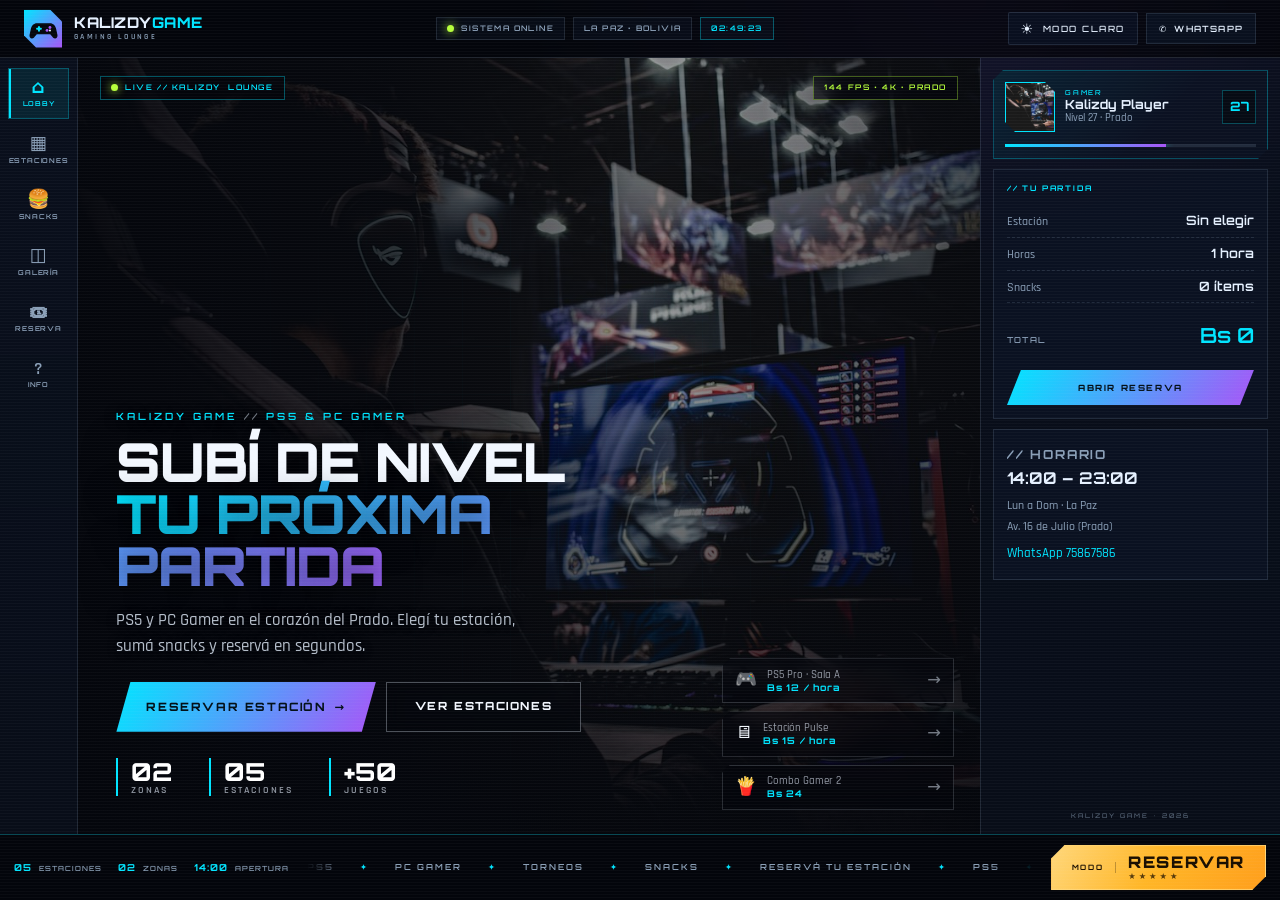
<file: Juegosgamer/index.html>
<!DOCTYPE html>
<html lang="es">
<head>
  <meta charset="UTF-8">
  <meta name="viewport" content="width=device-width, initial-scale=1.0">
  <title>Kalizdy Game | PS5 &amp; PC Gamer</title>
  <meta name="description" content="Kalizdy Game: PS5 y PC Gamer en el Prado, La Paz. Reservá tu estación y sumá snacks.">

  <link rel="preconnect" href="https://fonts.googleapis.com">
  <link rel="preconnect" href="https://fonts.gstatic.com" crossorigin>
  <link href="https://fonts.googleapis.com/css2?family=Orbitron:wght@500;600;700;800;900&family=Rajdhani:wght@400;500;600;700&display=swap" rel="stylesheet">

  <!-- Estructura: index.html + styles.css + script.js -->
  <link rel="stylesheet" href="styles.css">
</head>
<body>

  <div class="lobby">

    <!-- ================= TOP BAR ================= -->
    <header class="lobby-top">
      <a class="brand lobby-brand" href="#" id="brandHome" aria-label="Kalizdy Game - Lobby">
        <span class="brand__mark" aria-hidden="true">
          <svg viewBox="0 0 48 48" width="48" height="48" role="img">
            <path d="M14 16h20c5 0 8.6 3.8 9.6 8.7l2 9.4c.9 4.2-3.4 7.2-6.6 4.2L34.4 33H13.6L9 38.3c-3.2 3-7.5 0-6.6-4.2l2-9.4C5.4 19.8 9 16 14 16Z" fill="#05070d"/>
            <rect x="12.5" y="23" width="9" height="3" rx="1.5" fill="#00e5ff"/>
            <rect x="15.5" y="20" width="3" height="9" rx="1.5" fill="#00e5ff"/>
            <circle cx="34" cy="22.5" r="2.2" fill="#a855f7"/>
            <circle cx="29.5" cy="27" r="2.2" fill="#a855f7"/>
            <circle cx="34" cy="27" r="1.6" fill="#e6f1ff"/>
          </svg>
        </span>
        <span class="brand__text">Kalizdy<span>Game</span> <small>Gaming Lounge</small></span>
      </a>

      <div class="lobby-top__status">
        <span class="top-chip"><i class="status-dot" aria-hidden="true"></i> SISTEMA ONLINE</span>
        <span class="top-chip top-chip--soft">LA PAZ · BOLIVIA</span>
        <span class="top-chip top-chip--clock" id="reloj">--:--:--</span>
      </div>

      <div class="lobby-top__actions">
        <button type="button" class="theme-toggle lobby-theme" id="themeToggle" aria-pressed="false">
          <span class="theme-toggle__icon" aria-hidden="true">☀</span>
          <span class="theme-toggle__label">Modo claro</span>
        </button>
        <a class="lobby-wa" href="https://wa.me/59175867586" target="_blank" rel="noopener">
          <span aria-hidden="true">✆</span>
          <span class="lobby-wa__text">WhatsApp</span>
        </a>
      </div>
    </header>

    <!-- ================= RAIL IZQUIERDO ================= -->
    <nav class="lobby-rail" aria-label="Menú principal del lobby">
      <button type="button" class="rail-btn is-active" data-panel="inicio" aria-pressed="true">
        <span class="rail-btn__icon" aria-hidden="true">⌂</span>
        <span class="rail-btn__label">Lobby</span>
      </button>

      <button type="button" class="rail-btn" data-panel="estaciones" aria-pressed="false">
        <span class="rail-btn__icon" aria-hidden="true">▦</span>
        <span class="rail-btn__label">Estaciones</span>
      </button>

      <button type="button" class="rail-btn" data-panel="snacks" aria-pressed="false">
        <span class="rail-btn__icon" aria-hidden="true">🍔</span>
        <span class="rail-btn__label">Snacks</span>
        <span class="rail-btn__badge" id="railSnackCount">0</span>
      </button>

      <button type="button" class="rail-btn" data-panel="galeria" aria-pressed="false">
        <span class="rail-btn__icon" aria-hidden="true">◫</span>
        <span class="rail-btn__label">Galería</span>
      </button>

      <button type="button" class="rail-btn" data-panel="reserva" aria-pressed="false">
        <span class="rail-btn__icon" aria-hidden="true">🎟</span>
        <span class="rail-btn__label">Reserva</span>
      </button>

      <button type="button" class="rail-btn" data-panel="info" aria-pressed="false">
        <span class="rail-btn__icon" aria-hidden="true">?</span>
        <span class="rail-btn__label">Info</span>
      </button>
    </nav>

    <!-- ================= ESCENARIO CENTRAL ================= -->
    <main class="lobby-stage" id="inicio">
      <div class="stage-bg" aria-hidden="true">
        <img src="hero.jpg" alt="">
        <span class="stage-bg__grid"></span>
      </div>

      <span class="stage-hud stage-hud--tl"><i class="status-dot"></i> LIVE // KALIZDY<span class="hud-extra"> LOUNGE</span></span>
      <span class="stage-hud stage-hud--tr">144 FPS · 4K · PRADO</span>

      <div class="stage-content">
        <p class="eyebrow">Kalizdy Game <span>//</span> PS5 &amp; PC Gamer</p>
        <h1>Subí de nivel<br><span class="grad">tu próxima partida</span></h1>
        <p class="stage-lead">
          PS5 y PC Gamer en el corazón del Prado. Elegí tu estación,
          sumá snacks y reservá en segundos.
        </p>

        <div class="stage-actions">
          <button type="button" class="btn btn--lg" data-open-panel="reserva">
            Reservar estación <span aria-hidden="true">→</span>
          </button>
          <button type="button" class="btn btn--ghost" data-open-panel="estaciones">
            Ver estaciones
          </button>
        </div>

        <ul class="stage-stats">
          <li><strong>02</strong><span>Zonas</span></li>
          <li><strong>05</strong><span>Estaciones</span></li>
          <li><strong>+50</strong><span>Juegos</span></li>
        </ul>
      </div>

      <!-- Accesos rápidos flotantes -->
      <div class="stage-quick" aria-label="Accesos rápidos">
        <button type="button" class="stage-quick__card" data-open-panel="estaciones">
          <span class="stage-quick__icon" aria-hidden="true">🎮</span>
          <span class="stage-quick__body">
            <small>PS5 Pro · Sala A</small>
            <strong>Bs 12 / hora</strong>
          </span>
          <span class="stage-quick__go" aria-hidden="true">→</span>
        </button>

        <button type="button" class="stage-quick__card" data-open-panel="estaciones">
          <span class="stage-quick__icon" aria-hidden="true">🖥</span>
          <span class="stage-quick__body">
            <small>Estación Pulse</small>
            <strong>Bs 15 / hora</strong>
          </span>
          <span class="stage-quick__go" aria-hidden="true">→</span>
        </button>

        <button type="button" class="stage-quick__card" data-open-panel="snacks">
          <span class="stage-quick__icon" aria-hidden="true">🍟</span>
          <span class="stage-quick__body">
            <small>Combo Gamer 2</small>
            <strong>Bs 24</strong>
          </span>
          <span class="stage-quick__go" aria-hidden="true">→</span>
        </button>
      </div>
    </main>

    <!-- ================= PANEL LATERAL DERECHO ================= -->
    <aside class="lobby-side" aria-label="Tu partida y datos del local">
      <section class="side-player">
        <div class="side-player__ava">
          <img src="hero.jpg" alt="">
        </div>
        <div class="side-player__meta">
          <small>GAMER</small>
          <strong>Kalizdy Player</strong>
          <span>Nivel 27 · Prado</span>
        </div>
        <span class="side-player__lvl" aria-hidden="true">27</span>
        <div class="side-player__xp" aria-hidden="true"><span style="width: 64%"></span></div>
      </section>

      <section class="side-block">
        <p class="side-block__title">// Tu partida</p>
        <ul class="side-order">
          <li><span>Estación</span><strong id="sideEstacion">Sin elegir</strong></li>
          <li><span>Horas</span><strong id="sideHoras">1 hora</strong></li>
          <li><span>Snacks</span><strong id="sideSnacks">0 ítems</strong></li>
          <li class="side-order__total"><span>Total</span><strong id="sideTotal">Bs 0</strong></li>
        </ul>
        <button type="button" class="btn btn--block side-block__cta" data-open-panel="reserva">
          Abrir reserva
        </button>
      </section>

      <section class="side-block side-block--hours">
        <p class="side-block__title">// Horario</p>
        <strong class="side-hours">14:00 – 23:00</strong>
        <p>Lun a Dom · La Paz</p>
        <p>Av. 16 de Julio (Prado)</p>
        <a href="https://wa.me/59175867586" target="_blank" rel="noopener">WhatsApp 75867586</a>
      </section>

      <p class="side-footer">KALIZDY GAME · 2026</p>
    </aside>

    <!-- ================= BARRA INFERIOR ================= -->
    <footer class="lobby-bottom">
      <div class="bottom-meta">
        <span><b>05</b> Estaciones</span>
        <span><b>02</b> Zonas</span>
        <span><b>14:00</b> Apertura</span>
      </div>

      <div class="bottom-ticker" aria-hidden="true">
        <div class="bottom-ticker__track">
          <span>PS5</span><i>✦</i><span>PC GAMER</span><i>✦</i><span>TORNEOS</span><i>✦</i><span>SNACKS</span><i>✦</i><span>RESERVÁ TU ESTACIÓN</span><i>✦</i>
          <span>PS5</span><i>✦</i><span>PC GAMER</span><i>✦</i><span>TORNEOS</span><i>✦</i><span>SNACKS</span><i>✦</i><span>RESERVÁ TU ESTACIÓN</span><i>✦</i>
        </div>
      </div>

      <button type="button" class="bottom-cta" data-open-panel="reserva">
        <span class="bottom-cta__side">Modo</span>
        <span class="bottom-cta__body">
          <span class="bottom-cta__main">Reservar</span>
          <span class="bottom-cta__stars" aria-hidden="true">★★★★★</span>
        </span>
      </button>
    </footer>

  </div>

  <!-- ================= CAPA DE PANELES ================= -->
  <div class="panel-layer" id="panelLayer" aria-hidden="true">
    <div class="panel-layer__backdrop" data-close-panel aria-hidden="true"></div>

    <!-- ---------- PANEL ESTACIONES ---------- -->
    <section class="panel panel--estaciones" id="panel-estaciones" role="dialog" aria-modal="true" aria-labelledby="panelEstacionesTitle" aria-hidden="true">
      <header class="panel__head">
        <div>
          <p class="eyebrow">01 <span>//</span> Selector</p>
          <h2 id="panelEstacionesTitle">Elegí tu <span class="grad">zona</span></h2>
        </div>
        <div class="panel__head-actions">
          <button type="button" class="panel__close" data-close-panel aria-label="Cerrar panel">×</button>
        </div>
      </header>

      <div class="panel__body">
        <div id="consolas">
          <div class="panel-toolbar">
            <div class="console-tabs" role="group" aria-label="Filtrar por tipo de consola">
              <button type="button" class="btn-console is-active" data-cat="all" aria-pressed="true">Todo</button>
              <button type="button" class="btn-console" data-cat="ps5" aria-pressed="false">PS5</button>
              <button type="button" class="btn-console" data-cat="pc" aria-pressed="false">PC Gamer</button>
            </div>

            <div class="zona-badge">
              <span class="zona-badge__icon" id="zonaIcon">🎲</span>
              <span class="zona-badge__text">
                <small>Zona seleccionada</small>
                <strong id="zonaLabel">Todas las estaciones</strong>
              </span>
            </div>
          </div>

          <div class="equipos-grid" id="equiposGrid">

            <article class="equipo-card" data-cat="ps5">
              <div class="equipo-card__media">
                <img src="ps5.jpg" alt="Jugadores con controles de PS5 frente a la pantalla" loading="lazy">
                <span class="equipo-card__tag tag--ps5">PS5</span>
                <span class="equipo-card__lvl">LVL 01</span>
              </div>
              <div class="equipo-card__body">
                <h3>PS5 Pro · Sala A</h3>
                <p>4K a 120 Hz, dos controles DualSense y sofá para dos jugadores.</p>
                <div class="equipo-card__foot">
                  <span class="precio"><span class="precio__cur">Bs</span> 12 <small>/ hora</small></span>
                </div>
                <div class="equipo-card__acciones">
                  <button type="button" class="btn-detalles" aria-expanded="false">Ficha <span class="btn-detalles__sign">+</span></button>
                  <button type="button" class="btn-alquilar" data-estacion="PS5 Pro · Sala A" data-precio="12">Alquilar hora</button>
                </div>
                <div class="equipo-detalles">
                  <div class="spec-grid">
                    <div class="spec"><span>Resolución</span><strong>4K · 120 Hz</strong></div>
                    <div class="spec"><span>Controles</span><strong>2 DualSense</strong></div>
                    <div class="spec"><span>Pantalla</span><strong>55" LED</strong></div>
                    <div class="spec"><span>Incluye</span><strong>1 juego a elección</strong></div>
                  </div>
                  <p class="equipo-detalles__nota">Ideal para FIFA, Spider-Man y juegos de historia.</p>
                </div>
              </div>
            </article>

            <article class="equipo-card" data-cat="ps5">
              <div class="equipo-card__media">
                <img src="ps5-setup.jpg" alt="Consola PS5 y monitor con Warzone" loading="lazy">
                <span class="equipo-card__tag tag--ps5">PS5</span>
                <span class="equipo-card__lvl">LVL 02</span>
              </div>
              <div class="equipo-card__body">
                <h3>PS5 Slim · Sala B</h3>
                <p>Setup compacto para partidas rápidas con amigos.</p>
                <div class="equipo-card__foot">
                  <span class="precio"><span class="precio__cur">Bs</span> 10 <small>/ hora</small></span>
                </div>
                <div class="equipo-card__acciones">
                  <button type="button" class="btn-detalles" aria-expanded="false">Ficha <span class="btn-detalles__sign">+</span></button>
                  <button type="button" class="btn-alquilar" data-estacion="PS5 Slim · Sala B" data-precio="10">Alquilar hora</button>
                </div>
                <div class="equipo-detalles">
                  <div class="spec-grid">
                    <div class="spec"><span>Resolución</span><strong>4K · 60 Hz</strong></div>
                    <div class="spec"><span>Controles</span><strong>2 DualSense</strong></div>
                    <div class="spec"><span>Pantalla</span><strong>43" LED</strong></div>
                    <div class="spec"><span>Incluye</span><strong>2 juegos de fiesta</strong></div>
                  </div>
                  <p class="equipo-detalles__nota">Perfecta para torneos de EA FC y Mortal Kombat.</p>
                </div>
              </div>
            </article>

            <article class="equipo-card" data-cat="pc">
              <div class="equipo-card__media">
                <img src="pc.jpg" alt="Setup de PC Gamer con dos monitores y RGB" loading="lazy">
                <span class="equipo-card__tag tag--pc">PC Gamer</span>
                <span class="equipo-card__lvl">LVL 03</span>
              </div>
              <div class="equipo-card__body">
                <h3>Estación Nova</h3>
                <p>La entrada perfecta al competitivo: fluido y listo para ranked.</p>
                <div class="equipo-card__foot">
                  <span class="precio"><span class="precio__cur">Bs</span> 8 <small>/ hora</small></span>
                </div>
                <div class="equipo-card__acciones">
                  <button type="button" class="btn-detalles" aria-expanded="false">Ficha <span class="btn-detalles__sign">+</span></button>
                  <button type="button" class="btn-alquilar" data-estacion="Estación Nova" data-precio="8">Alquilar hora</button>
                </div>
                <div class="equipo-detalles">
                  <div class="spec-grid">
                    <div class="spec"><span>Procesador</span><strong>Intel i5-13400F</strong></div>
                    <div class="spec"><span>Gráfica</span><strong>RTX 4060 8 GB</strong></div>
                    <div class="spec"><span>Memoria</span><strong>16 GB DDR5</strong></div>
                    <div class="spec"><span>Monitor</span><strong>24" · 165 Hz</strong></div>
                  </div>
                  <p class="equipo-detalles__nota">Incluye teclado mecánico, mouse 8K y headset.</p>
                </div>
              </div>
            </article>

            <article class="equipo-card" data-cat="pc">
              <div class="equipo-card__media">
                <img src="torneos.jpg" alt="Jugadores compitiendo en PCs en red" loading="lazy">
                <span class="equipo-card__tag tag--pc">PC Gamer</span>
                <span class="equipo-card__lvl">LVL 04</span>
              </div>
              <div class="equipo-card__body">
                <h3>Estación Titan</h3>
                <p>Potencia extra para shooters y battle royale sin perder fluidez.</p>
                <div class="equipo-card__foot">
                  <span class="precio"><span class="precio__cur">Bs</span> 12 <small>/ hora</small></span>
                </div>
                <div class="equipo-card__acciones">
                  <button type="button" class="btn-detalles" aria-expanded="false">Ficha <span class="btn-detalles__sign">+</span></button>
                  <button type="button" class="btn-alquilar" data-estacion="Estación Titan" data-precio="12">Alquilar hora</button>
                </div>
                <div class="equipo-detalles">
                  <div class="spec-grid">
                    <div class="spec"><span>Procesador</span><strong>Intel i7-13700F</strong></div>
                    <div class="spec"><span>Gráfica</span><strong>RTX 4070 12 GB</strong></div>
                    <div class="spec"><span>Memoria</span><strong>32 GB DDR5</strong></div>
                    <div class="spec"><span>Monitor</span><strong>27" · 240 Hz</strong></div>
                  </div>
                  <p class="equipo-detalles__nota">Incluye teclado mecánico, mouse 8K y headset.</p>
                </div>
              </div>
            </article>

            <article class="equipo-card" data-cat="pc">
              <div class="equipo-card__media">
                <img src="hero.jpg" alt="Gamer con headset en una PC de alto rendimiento" loading="lazy">
                <span class="equipo-card__tag tag--pc">PC Gamer</span>
                <span class="equipo-card__lvl">LVL 05</span>
              </div>
              <div class="equipo-card__body">
                <h3>Estación Pulse</h3>
                <p>El setup de los que no aceptan ni un frame de lag.</p>
                <div class="equipo-card__foot">
                  <span class="precio"><span class="precio__cur">Bs</span> 15 <small>/ hora</small></span>
                </div>
                <div class="equipo-card__acciones">
                  <button type="button" class="btn-detalles" aria-expanded="false">Ficha <span class="btn-detalles__sign">+</span></button>
                  <button type="button" class="btn-alquilar" data-estacion="Estación Pulse" data-precio="15">Alquilar hora</button>
                </div>
                <div class="equipo-detalles">
                  <div class="spec-grid">
                    <div class="spec"><span>Procesador</span><strong>Intel i9-14900F</strong></div>
                    <div class="spec"><span>Gráfica</span><strong>RTX 4080 16 GB</strong></div>
                    <div class="spec"><span>Memoria</span><strong>32 GB DDR5</strong></div>
                    <div class="spec"><span>Monitor</span><strong>27" · 360 Hz</strong></div>
                  </div>
                  <p class="equipo-detalles__nota">Incluye teclado óptico, mouse 8K y headset premium.</p>
                </div>
              </div>
            </article>

          </div>
        </div>
      </div>
    </section>

    <!-- ---------- PANEL SNACKS ---------- -->
    <section class="panel panel--snacks" id="panel-snacks" role="dialog" aria-modal="true" aria-labelledby="panelSnacksTitle" aria-hidden="true">
      <header class="panel__head">
        <div>
          <p class="eyebrow">02 <span>//</span> Snack Bar</p>
          <h2 id="panelSnacksTitle">Combo <span class="grad">Snacks</span></h2>
        </div>
        <div class="panel__head-actions">
          <div class="snack-summary" aria-live="polite">
            <span class="snack-summary__icon" aria-hidden="true">🛒</span>
            <span class="snack-summary__items"><strong id="snackCount">0</strong> ítems</span>
            <span class="snack-summary__total" id="snackTotal">Bs 0</span>
          </div>
          <button type="button" class="panel__close" data-close-panel aria-label="Cerrar panel">×</button>
        </div>
      </header>

      <div class="panel__body">
        <p class="panel-lead">Sumá bebidas y combos a tu mesa. El total se actualiza al instante.</p>

        <div class="snacks-layout">
          <div class="snacks-grid">

            <article class="snack" data-id="combo-gamer-1" data-price="18">
              <span class="snack__icon" aria-hidden="true">🍔</span>
              <div class="snack__info">
                <h3>Combo Gamer 1</h3>
                <p>Hamburguesa + refresco</p>
              </div>
              <span class="snack__price">Bs 18</span>
              <div class="snack__controls">
                <button type="button" class="qty-btn" data-action="minus" aria-label="Quitar Combo Gamer 1">−</button>
                <span class="qty" data-qty>0</span>
                <button type="button" class="qty-btn qty-btn--plus" data-action="plus" aria-label="Agregar Combo Gamer 1">+</button>
              </div>
            </article>

            <article class="snack" data-id="combo-gamer-2" data-price="24">
              <span class="snack__icon" aria-hidden="true">🍟</span>
              <div class="snack__info">
                <h3>Combo Gamer 2</h3>
                <p>Hamburguesa + papas + refresco</p>
              </div>
              <span class="snack__price">Bs 24</span>
              <div class="snack__controls">
                <button type="button" class="qty-btn" data-action="minus" aria-label="Quitar Combo Gamer 2">−</button>
                <span class="qty" data-qty>0</span>
                <button type="button" class="qty-btn qty-btn--plus" data-action="plus" aria-label="Agregar Combo Gamer 2">+</button>
              </div>
            </article>

            <article class="snack" data-id="combo-gamer-3" data-price="30">
              <span class="snack__icon" aria-hidden="true">🍗</span>
              <div class="snack__info">
                <h3>Combo Gamer 3</h3>
                <p>Alitas + papas + refresco</p>
              </div>
              <span class="snack__price">Bs 30</span>
              <div class="snack__controls">
                <button type="button" class="qty-btn" data-action="minus" aria-label="Quitar Combo Gamer 3">−</button>
                <span class="qty" data-qty>0</span>
                <button type="button" class="qty-btn qty-btn--plus" data-action="plus" aria-label="Agregar Combo Gamer 3">+</button>
              </div>
            </article>

            <article class="snack" data-id="nachos" data-price="12">
              <span class="snack__icon" aria-hidden="true">🧀</span>
              <div class="snack__info">
                <h3>Nachos Kalizdy</h3>
                <p>Queso, jalapeños y guacamole</p>
              </div>
              <span class="snack__price">Bs 12</span>
              <div class="snack__controls">
                <button type="button" class="qty-btn" data-action="minus" aria-label="Quitar Nachos Kalizdy">−</button>
                <span class="qty" data-qty>0</span>
                <button type="button" class="qty-btn qty-btn--plus" data-action="plus" aria-label="Agregar Nachos Kalizdy">+</button>
              </div>
            </article>

            <article class="snack" data-id="refresco" data-price="5">
              <span class="snack__icon" aria-hidden="true">🥤</span>
              <div class="snack__info">
                <h3>Refresco</h3>
                <p>Vaso grande con hielo</p>
              </div>
              <span class="snack__price">Bs 5</span>
              <div class="snack__controls">
                <button type="button" class="qty-btn" data-action="minus" aria-label="Quitar Refresco">−</button>
                <span class="qty" data-qty>0</span>
                <button type="button" class="qty-btn qty-btn--plus" data-action="plus" aria-label="Agregar Refresco">+</button>
              </div>
            </article>

            <article class="snack" data-id="cafe" data-price="3">
              <span class="snack__icon" aria-hidden="true">☕</span>
              <div class="snack__info">
                <h3>Café</h3>
                <p>Caliente o frío, para la madrugada</p>
              </div>
              <span class="snack__price">Bs 3</span>
              <div class="snack__controls">
                <button type="button" class="qty-btn" data-action="minus" aria-label="Quitar Café">−</button>
                <span class="qty" data-qty>0</span>
                <button type="button" class="qty-btn qty-btn--plus" data-action="plus" aria-label="Agregar Café">+</button>
              </div>
            </article>

          </div>

          <aside class="pedido-lateral" aria-live="polite">
            <p class="pedido-lateral__title"><i class="status-dot" aria-hidden="true"></i> Tu pedido</p>
            <ul class="pedido-lateral__list" id="pedidoSnacksLista">
              <li class="pedido-lateral__empty">Todavía no elegiste snacks.</li>
            </ul>
            <div class="pedido-lateral__total">
              <span>Total snacks</span>
              <strong id="pedidoSnacksTotal">Bs 0</strong>
            </div>
            <button type="button" class="btn btn--block" data-open-panel="reserva">Ir a reservar</button>
          </aside>
        </div>

        <p class="snacks-note">El total de snacks se paga al momento de la reserva.</p>
      </div>
    </section>

    <!-- ---------- PANEL GALERÍA ---------- -->
    <section class="panel panel--galeria" id="panel-galeria" role="dialog" aria-modal="true" aria-labelledby="panelGaleriaTitle" aria-hidden="true">
      <header class="panel__head">
        <div>
          <p class="eyebrow">03 <span>//</span> Galería</p>
          <h2 id="panelGaleriaTitle">Conocé <span class="grad">Kalizdy Game</span></h2>
        </div>
        <div class="panel__head-actions">
          <div class="carrusel__meta" aria-live="polite">
            <span id="slideActual">01</span> <i>/</i> <span id="slideTotal">05</span>
          </div>
          <button type="button" class="panel__close" data-close-panel aria-label="Cerrar panel">×</button>
        </div>
      </header>

      <div class="panel__body panel__body--galeria">
        <div class="carrusel" id="carrusel">
          <div class="carrusel__viewport">

            <article class="slide is-active">
              <img src="ps5.jpg" alt="Zona PS5 con dos jugadores y controles DualSense">
              <span class="slide__scan"></span>
              <div class="slide__caption">
                <span class="slide__index">01</span>
                <h3>Zona PS5</h3>
                <p>Dos controles, pantalla grande y tu FIFA de siempre.</p>
              </div>
            </article>

            <article class="slide">
              <img src="ps5-setup.jpg" alt="Consola PS5 con monitor y Warzone">
              <span class="slide__scan"></span>
              <div class="slide__caption">
                <span class="slide__index">02</span>
                <h3>Setup PS5</h3>
                <p>Warzone, 4K y sillón para la escuadra completa.</p>
              </div>
            </article>

            <article class="slide">
              <img src="pc.jpg" alt="Setup de PC Gamer con dos monitores y luces RGB">
              <span class="slide__scan"></span>
              <div class="slide__caption">
                <span class="slide__index">03</span>
                <h3>PC Gamer</h3>
                <p>Monitores de 240 Hz, teclado mecánico y RGB.</p>
              </div>
            </article>

            <article class="slide">
              <img src="torneos.jpg" alt="Jugadores compitiendo en una LAN">
              <span class="slide__scan"></span>
              <div class="slide__caption">
                <span class="slide__index">04</span>
                <h3>Torneos</h3>
                <p>Noches de LAN y competencia en pleno Prado.</p>
              </div>
            </article>

            <article class="slide">
              <img src="snacks.jpg" alt="Hamburguesas y refrescos del snack bar">
              <span class="slide__scan"></span>
              <div class="slide__caption">
                <span class="slide__index">05</span>
                <h3>Snack Bar</h3>
                <p>Combos, bebidas y energía para la madrugada.</p>
              </div>
            </article>

          </div>

          <button type="button" class="carrusel__btn carrusel__btn--prev" id="prevSlide" aria-label="Imagen anterior">‹</button>
          <button type="button" class="carrusel__btn carrusel__btn--next" id="nextSlide" aria-label="Imagen siguiente">›</button>

          <div class="carrusel__footer">
            <div class="carrusel__dots" id="carruselDots"></div>
            <div class="carrusel__progress"><span id="carruselProgress"></span></div>
          </div>
        </div>
      </div>
    </section>

    <!-- ---------- PANEL RESERVA ---------- -->
    <section class="panel panel--reserva" id="panel-reserva" role="dialog" aria-modal="true" aria-labelledby="panelReservaTitle" aria-hidden="true">
      <header class="panel__head">
        <div>
          <p class="eyebrow">04 <span>//</span> Reserva</p>
          <h2 id="panelReservaTitle">Asegurá tu <span class="grad">lugar</span></h2>
        </div>
        <div class="panel__head-actions">
          <button type="button" class="panel__close" data-close-panel aria-label="Cerrar panel">×</button>
        </div>
      </header>

      <div class="panel__body">
        <div class="reserva">

          <div class="reserva__info">
            <p class="eyebrow">// Check-in</p>
            <p class="reserva__lead">
              Elegí consola, fecha y hora. Te confirmamos la reserva al instante
              y te esperamos con el setup listo.
            </p>

            <ul class="reserva__list">
              <li><span aria-hidden="true">▸</span> Confirmación inmediata</li>
              <li><span aria-hidden="true">▸</span> Cambios gratis hasta 2 horas antes</li>
              <li><span aria-hidden="true">▸</span> Snacks y bebidas en el local</li>
            </ul>

            <div class="reserva__hours">
              <span>Horario</span>
              <strong>Lun a Dom · 14:00 – 23:00</strong>
            </div>

            <a class="btn btn--ghost reserva__wa" href="https://wa.me/59175867586" target="_blank" rel="noopener">
              WhatsApp 75867586
            </a>
          </div>

          <form class="reserva__form" id="reservaForm" novalidate>
            <div class="form-fields">
            <p class="form-title"><i class="status-dot" aria-hidden="true"></i> Calculadora de reserva</p>

            <div class="field">
              <label for="nombre">Nombre</label>
              <input type="text" id="nombre" name="nombre" placeholder="Tu nombre" autocomplete="name" maxlength="40" required>
              <span class="field-error" data-error-for="nombre"></span>
            </div>

            <div class="field">
              <label for="celular">Celular / WhatsApp</label>
              <input type="tel" id="celular" name="celular" placeholder="Ej. 75867586" inputmode="numeric" pattern="[0-9]*" maxlength="11" autocomplete="tel" required>
              <span class="field-hint">Solo números · 8 dígitos (o 591 + 8 dígitos).</span>
              <span class="field-error" data-error-for="celular"></span>
            </div>

            <div class="field">
              <label for="estacion">Estación</label>
              <select id="estacion" name="estacion" required>
                <option value="">Elegí una estación</option>
                <optgroup label="PS5">
                  <option value="PS5 Pro · Sala A">PS5 Pro · Sala A</option>
                  <option value="PS5 Slim · Sala B">PS5 Slim · Sala B</option>
                </optgroup>
                <optgroup label="PC Gamer">
                  <option value="Estación Nova">Estación Nova</option>
                  <option value="Estación Titan">Estación Titan</option>
                  <option value="Estación Pulse">Estación Pulse</option>
                </optgroup>
              </select>
              <span class="field-error" data-error-for="estacion"></span>
            </div>

            <div class="field">
              <label for="horas">Horas de reserva</label>
              <div class="horas-control">
                <button type="button" class="horas-btn" id="horasMenos" aria-label="Quitar una hora">−</button>
                <input type="number" id="horas" name="horas" min="1" max="6" step="1" value="1" required>
                <button type="button" class="horas-btn" id="horasMas" aria-label="Agregar una hora">+</button>
                <span class="horas-precio" id="precioHoraVista">Bs 0 / hora</span>
              </div>
              <span class="field-error" data-error-for="horas"></span>
            </div>

            <div class="field-row">
              <div class="field">
                <label for="fecha">Fecha</label>
                <input type="date" id="fecha" name="fecha" required>
                <span class="field-error" data-error-for="fecha"></span>
              </div>
              <div class="field">
                <label for="hora">Hora</label>
                <select id="hora" name="hora" required>
                  <option value="">Elegí</option>
                  <option value="14:00">14:00</option>
                  <option value="15:00">15:00</option>
                  <option value="16:00">16:00</option>
                  <option value="17:00">17:00</option>
                  <option value="18:00">18:00</option>
                  <option value="19:00">19:00</option>
                  <option value="20:00">20:00</option>
                  <option value="21:00">21:00</option>
                  <option value="22:00">22:00</option>
                </select>
                <span class="field-error" data-error-for="hora"></span>
              </div>
            </div>

            <div class="field">
              <label for="personas">Personas</label>
              <select id="personas" name="personas">
                <option value="1">1 persona</option>
                <option value="2">2 personas</option>
                <option value="3">3 personas</option>
                <option value="4">4 personas</option>
                <option value="5">5 personas</option>
                <option value="6">6 personas</option>
              </select>
              <span class="field-error" data-error-for="personas"></span>
            </div>
            </div>

            <div class="pedido" id="pedidoReserva">
              <p class="pedido__title"><i class="status-dot" aria-hidden="true"></i> Resumen de pedido</p>

              <ul class="pedido__list">
                <li><span>Estación</span><strong id="resumenEstacion">—</strong></li>
                <li><span>Fecha</span><strong id="resumenFecha">—</strong></li>
                <li><span>Hora</span><strong id="resumenHora">—</strong></li>
                <li><span>Personas</span><strong id="resumenPersonas">—</strong></li>
                <li><span>Horas</span><strong id="resumenHoras">—</strong></li>
                <li><span>Precio / hora</span><strong id="resumenPrecio">Bs 0</strong></li>
                <li><span>Subtotal estación</span><strong id="resumenSubtotalEstacion">Bs 0</strong></li>
              </ul>

              <div class="pedido__snacks">
                <p class="pedido__subtitle">Snacks</p>
                <ul id="resumenSnacksLista">
                  <li class="pedido__empty">Sin snacks seleccionados.</li>
                </ul>
                <div class="pedido__line">
                  <span>Total snacks</span>
                  <strong id="resumenTotalSnacks">Bs 0</strong>
                </div>
              </div>

              <div class="pedido__total">
                <span>Total a pagar</span>
                <strong id="resumenTotalGeneral">Bs 0</strong>
              </div>

              <div class="reserva__actions">
                <button type="submit" class="btn btn--block" id="btnConfirmarReserva">Confirmar reserva</button>
                <button type="reset" class="btn btn--ghost" id="reservaReset">Limpiar</button>
              </div>
            </div>

            <p class="form-error" id="formError" role="alert"></p>
          </form>

        </div>
      </div>
    </section>

    <!-- ---------- PANEL INFO ---------- -->
    <section class="panel panel--info" id="panel-info" role="dialog" aria-modal="true" aria-labelledby="panelInfoTitle" aria-hidden="true">
      <header class="panel__head">
        <div>
          <p class="eyebrow">05 <span>//</span> Info</p>
          <h2 id="panelInfoTitle">Todo sobre <span class="grad">Kalizdy</span></h2>
        </div>
        <div class="panel__head-actions">
          <button type="button" class="panel__close" data-close-panel aria-label="Cerrar panel">×</button>
        </div>
      </header>

      <div class="panel__body">
        <div class="info-layout">
          <div class="info-main">
            <div class="info-cards">
              <article class="info-card">
                <span>01</span>
                <h3>Horario</h3>
                <p>Lun a Dom<br>14:00 – 23:00</p>
              </article>

              <article class="info-card">
                <span>02</span>
                <h3>Ubicación</h3>
                <p>Av. 16 de Julio (Prado)<br>La Paz, Bolivia</p>
              </article>

              <article class="info-card">
                <span>03</span>
                <h3>Contacto</h3>
                <p>WhatsApp 75867586<br>@kalizdygame</p>
              </article>
            </div>

            <div class="faq">
              <h3 class="faq__title">Preguntas frecuentes</h3>

              <div class="faq-item">
                <button type="button" class="faq-q" aria-expanded="false">
                  ¿Necesito reservar antes de ir?
                  <span class="faq-q__sign" aria-hidden="true">+</span>
                </button>
                <div class="faq-a">
                  <p>No es obligatorio, pero reservar asegura tu estación y evita esperas, sobre todo los fines de semana.</p>
                </div>
              </div>

              <div class="faq-item">
                <button type="button" class="faq-q" aria-expanded="false">
                  ¿Cómo se calcula el precio?
                  <span class="faq-q__sign" aria-hidden="true">+</span>
                </button>
                <div class="faq-a">
                  <p>El total es la tarifa por hora de la estación multiplicada por las horas reservadas, más los snacks que agregues.</p>
                </div>
              </div>

              <div class="faq-item">
                <button type="button" class="faq-q" aria-expanded="false">
                  ¿Puedo cambiar o cancelar mi reserva?
                  <span class="faq-q__sign" aria-hidden="true">+</span>
                </button>
                <div class="faq-a">
                  <p>Sí, podés cambiarla o cancelarla sin costo hasta 2 horas antes del horario reservado.</p>
                </div>
              </div>

              <div class="faq-item">
                <button type="button" class="faq-q" aria-expanded="false">
                  ¿Cuántas personas pueden jugar?
                  <span class="faq-q__sign" aria-hidden="true">+</span>
                </button>
                <div class="faq-a">
                  <p>Cada estación admite hasta 6 personas. Las salas PS5 incluyen dos controles DualSense.</p>
                </div>
              </div>
            </div>
          </div>

          <aside class="info-aside">
            <p class="side-block__title">// Cómo funciona</p>

            <ol class="info-steps">
              <li><b>01</b><span>Elegí estación y horas en la calculadora.</span></li>
              <li><b>02</b><span>Sumá combos y snacks a tu pedido.</span></li>
              <li><b>03</b><span>Confirmá y enviá la reserva por WhatsApp.</span></li>
            </ol>

            <button type="button" class="btn btn--block" data-open-panel="reserva">Ir a reservar</button>
          </aside>
        </div>
      </div>
    </section>
  </div>

  <!-- ================= MODAL DE CONFIRMACIÓN ================= -->
  <div class="modal" id="modalReserva" role="dialog" aria-modal="true" aria-labelledby="modalTitulo" aria-hidden="true">
    <div class="modal__backdrop" id="modalBackdrop"></div>

    <div class="modal__dialog">
      <button type="button" class="modal__close" id="modalCerrar" aria-label="Cerrar">×</button>

      <p class="eyebrow">// Confirmación</p>
      <h3 id="modalTitulo">Confirmá tu reserva</h3>
      <p class="modal__lead">Verificá el detalle antes de procesar el pago.</p>

      <div class="modal__timer" id="modalTimerBox">
        <span>Tiempo restante</span>
        <strong id="modalTimer">00:30</strong>
      </div>
      <div class="modal__progress"><span id="modalProgress"></span></div>

      <ul class="modal__list">
        <li><span>Estación</span><strong id="modalEstacion">—</strong></li>
        <li><span>Horas</span><strong id="modalHoras">—</strong></li>
        <li><span>Precio / hora</span><strong id="modalPrecio">—</strong></li>
        <li><span>Subtotal estación</span><strong id="modalSubtotal">—</strong></li>
        <li><span>Total snacks</span><strong id="modalTotalSnacks">—</strong></li>
      </ul>

      <ul class="modal__snacks" id="modalSnacksLista"></ul>

      <div class="modal__total">
        <span>Total a pagar</span>
        <strong id="modalTotal">—</strong>
      </div>

      <div class="modal__actions">
        <button type="button" class="btn btn--ghost" id="modalCancelar">Cancelar</button>
        <button type="button" class="btn" id="modalConfirmar">Procesar pago</button>
      </div>
    </div>
  </div>

  <!-- ================= TOAST ================= -->
  <div class="toast" id="toast" role="status" aria-live="polite"></div>

  <script src="https://code.jquery.com/jquery-3.7.1.min.js"></script>
  <script src="script.js"></script>
</body>
</html>
</file>
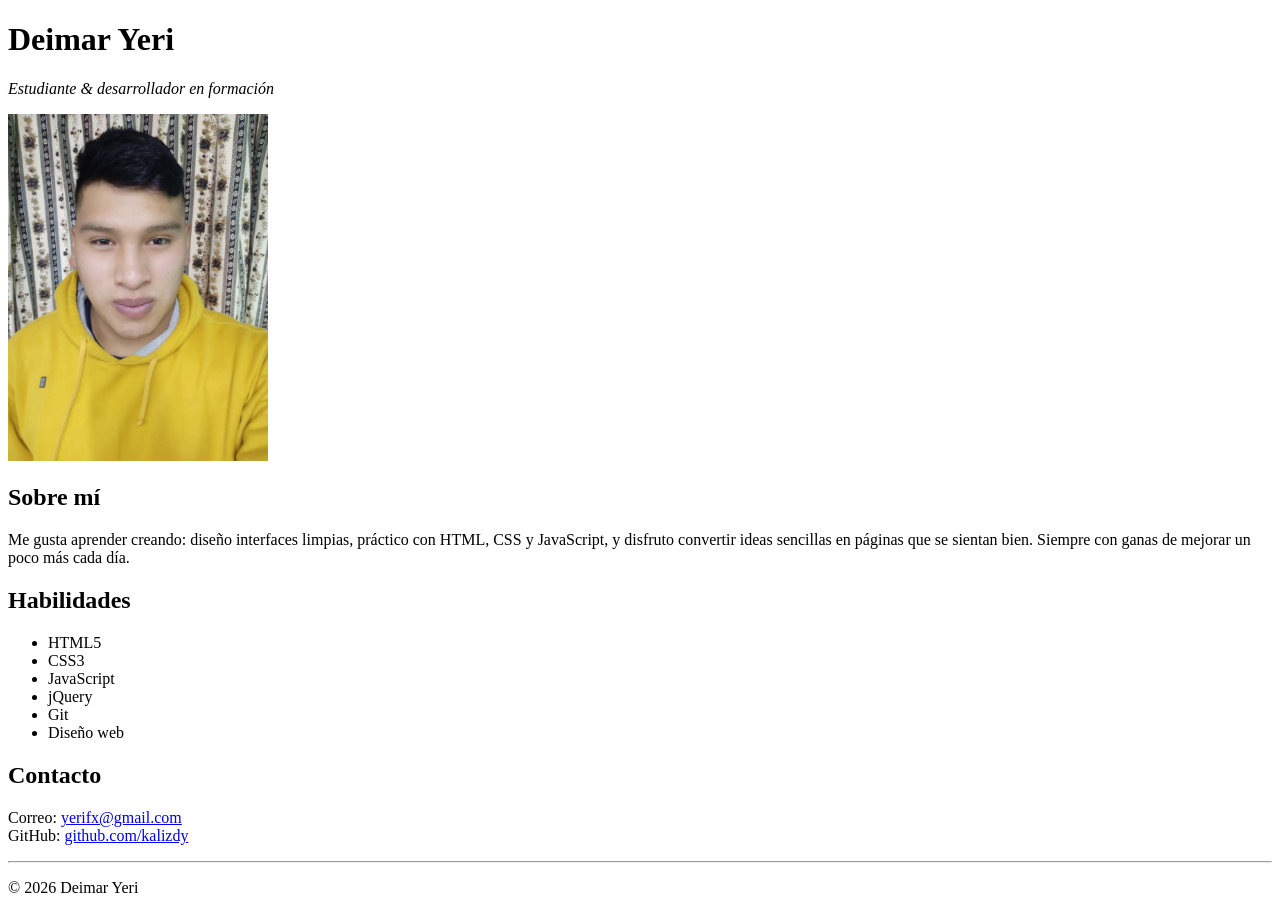
<file: lab-jquery/index.html>
<!DOCTYPE html>
<html lang="es">
<head>
  <meta charset="UTF-8" />
  <meta name="viewport" content="width=device-width, initial-scale=1.0" />
  <title>Deimar Yeri | Presentación</title>
  <meta name="description" content="Presentación personal de Deimar Yeri." />
</head>
<body>

  <h1>Deimar Yeri</h1>
  <p><em>Estudiante &amp; desarrollador en formación</em></p>

  <img
    src="WhatsApp%20Image%202026-10-30%20at%201.38.44%20AM.jpeg"
    alt="Foto de Deimar Yeri"
    width="260" />

  <h2>Sobre mí</h2>
  <p>
    Me gusta aprender creando: diseño interfaces limpias, práctico con HTML, CSS y
    JavaScript, y disfruto convertir ideas sencillas en páginas que se sientan bien.
    Siempre con ganas de mejorar un poco más cada día.
  </p>

  <h2>Habilidades</h2>
  <ul>
    <li>HTML5</li>
    <li>CSS3</li>
    <li>JavaScript</li>
    <li>jQuery</li>
    <li>Git</li>
    <li>Diseño web</li>
  </ul>

  <h2>Contacto</h2>
  <p>
    Correo: <a href="yerifx@gmail.com">yerifx@gmail.com</a><br />
    GitHub: <a href="https://github.com/kalizdy/" target="_blank" rel="noopener">github.com/kalizdy</a>
  </p>

  <hr />

  <p>&copy; 2026 Deimar Yeri</p>

</body>
</html>
</file>
<file: Juegosgamer/styles.css>
/* =========================================================
   KALIZDY GAME — PS5 & PC GAMER
   Diseño Web II · UPDS 2026
   Estética HUD / esports
   ========================================================= */

/* ---------- Variables ---------- */
:root {
  --bg: #04060c;
  --bg-2: #080d18;
  --panel: #0a1120;
  --panel-2: #0d1628;
  --input-bg: #060b14;
  --surface: rgba(11, 18, 34, 0.86);
  --surface-2: rgba(18, 29, 50, 0.86);
  --text: #e6f1ff;
  --muted: #8ba0b8;
  --accent: #00e5ff;
  --accent-2: #a855f7;
  --accent-3: #ff2e63;
  --lime: #b6ff3b;
  --accent-contrast: #031018;
  --border: rgba(0, 229, 255, 0.28);
  --border-soft: rgba(139, 160, 184, 0.18);
  --header-bg: rgba(4, 6, 12, 0.86);
  --topbar-bg: rgba(0, 0, 0, 0.45);
  --glow: rgba(0, 229, 255, 0.28);
  --glow-2: rgba(168, 85, 247, 0.25);
  --shadow: 0 30px 80px rgba(0, 0, 0, 0.6);
  --scan-opacity: 0.055;
  --scan-color: 255, 255, 255;
  --radius: 2px;
  --font-title: "Orbitron", system-ui, sans-serif;
  --font-body: "Rajdhani", system-ui, sans-serif;
  color-scheme: dark;
}

body.theme-light {
  --bg: #e8eef7;
  --bg-2: #f5f9ff;
  --panel: #ffffff;
  --panel-2: #eef4fc;
  --input-bg: #ffffff;
  --surface: rgba(255, 255, 255, 0.88);
  --surface-2: rgba(226, 235, 247, 0.9);
  --text: #07101f;
  --muted: #52657e;
  --accent: #007e9e;
  --accent-2: #6d28d9;
  --accent-3: #cf1f4b;
  --lime: #3f6b06;
  --accent-contrast: #ffffff;
  --border: rgba(0, 126, 158, 0.32);
  --border-soft: rgba(7, 16, 31, 0.15);
  --header-bg: rgba(232, 238, 247, 0.9);
  --topbar-bg: rgba(255, 255, 255, 0.55);
  --glow: rgba(0, 126, 158, 0.18);
  --glow-2: rgba(109, 40, 217, 0.15);
  --shadow: 0 26px 70px rgba(7, 16, 31, 0.14);
  --scan-opacity: 0.025;
  --scan-color: 0, 0, 0;
  color-scheme: light;
}

/* ---------- Base ---------- */
* { box-sizing: border-box; }

html {
  scroll-behavior: smooth;
  scrollbar-color: var(--accent) var(--bg);
}

body {
  margin: 0;
  min-height: 100vh;
  font-family: var(--font-body);
  font-size: 1.02rem;
  font-weight: 500;
  color: var(--text);
  background:
    radial-gradient(900px 600px at 85% -10%, var(--glow-2), transparent 62%),
    radial-gradient(700px 500px at -5% 20%, var(--glow), transparent 60%),
    var(--bg);
  line-height: 1.55;
  overflow-x: hidden;
  transition: background-color 0.3s ease, color 0.3s ease;
}

/* Scanlines globales */
body::after {
  content: "";
  position: fixed;
  inset: 0;
  z-index: 9999;
  pointer-events: none;
  background: repeating-linear-gradient(
    180deg,
    rgba(var(--scan-color), var(--scan-opacity)) 0,
    rgba(var(--scan-color), var(--scan-opacity)) 1px,
    transparent 1px,
    transparent 3px
  );
  opacity: 0.55;
}

h1, h2, h3, strong, .brand__text, .nav, .eyebrow, .btn, .btn-console,
.precio, .snack__price, .snack-summary, .carrusel__meta, .topbar,
.theme-toggle, .field label, .resumen__title {
  font-family: var(--font-title);
}

h1, h2, h3 { text-transform: uppercase; letter-spacing: 0.2px; }

a { color: inherit; text-decoration: none; }

img { display: block; max-width: 100%; }

button, input, select { font: inherit; }

button { color: inherit; }

::selection {
  background: var(--accent);
  color: var(--accent-contrast);
}

:focus-visible {
  outline: 2px solid var(--accent);
  outline-offset: 3px;
}

/* ---------- Utilidades ---------- */
.grad {
  background: linear-gradient(100deg, var(--accent) 0%, var(--accent-2) 55%, var(--accent-3) 100%);
  background-size: 200% auto;
  -webkit-background-clip: text;
  background-clip: text;
  color: transparent;
  animation: gradientShift 6s linear infinite;
}

.status-dot {
  display: inline-block;
  width: 7px;
  height: 7px;
  border-radius: 50%;
  background: var(--lime);
  box-shadow: 0 0 10px var(--lime);
  animation: blink 1.8s ease-in-out infinite;
}

/* ---------- Topbar ---------- */
.topbar {
  display: flex;
  align-items: center;
  justify-content: space-between;
  gap: 16px;
  padding: 6px clamp(18px, 5vw, 64px);
  font-size: 0.6rem;
  letter-spacing: 2.4px;
  text-transform: uppercase;
  color: var(--muted);
  background: var(--topbar-bg);
  border-bottom: 1px solid var(--border-soft);
}

.topbar__status {
  display: inline-flex;
  align-items: center;
  gap: 8px;
  color: var(--text);
}

.topbar__clock { color: var(--accent); }

/* ---------- Header ---------- */
.site-header {
  position: sticky;
  top: 0;
  z-index: 80;
  display: flex;
  align-items: center;
  justify-content: space-between;
  gap: 24px;
  padding: 12px clamp(18px, 5vw, 64px);
  background: var(--header-bg);
  backdrop-filter: blur(16px);
  border-bottom: 1px solid var(--border);
  transition: background-color 0.3s ease, border-color 0.3s ease;
}

.brand {
  display: flex;
  align-items: center;
  gap: 12px;
  flex-shrink: 0;
}

.brand__mark {
  display: grid;
  place-items: center;
  width: 44px;
  height: 44px;
  background: linear-gradient(135deg, var(--accent), var(--accent-2));
  clip-path: polygon(0 0, calc(100% - 12px) 0, 100% 12px, 100% 100%, 12px 100%, 0 calc(100% - 12px));
  filter: drop-shadow(0 0 14px var(--glow));
}

.brand__mark svg { width: 36px; height: 36px; }

.brand__text {
  font-size: 1.02rem;
  font-weight: 800;
  line-height: 1.1;
  letter-spacing: 0.5px;
  text-transform: uppercase;
}

.brand__text span { color: var(--accent); }

.brand__text small {
  display: block;
  margin-top: 2px;
  font-family: var(--font-body);
  font-size: 0.62rem;
  font-weight: 600;
  letter-spacing: 3px;
  color: var(--muted);
}

.nav {
  display: flex;
  align-items: center;
  gap: clamp(14px, 2.2vw, 30px);
  font-size: 0.68rem;
  font-weight: 600;
  letter-spacing: 1.6px;
  text-transform: uppercase;
  color: var(--muted);
}

.nav a {
  position: relative;
  padding: 6px 0;
  transition: color 0.2s ease;
}

.nav a b {
  margin-right: 5px;
  font-weight: 600;
  color: var(--accent);
  opacity: 0.75;
}

.nav a::after {
  content: "";
  position: absolute;
  left: 0;
  bottom: 0;
  width: 0;
  height: 1px;
  background: var(--accent);
  box-shadow: 0 0 8px var(--accent);
  transition: width 0.25s ease;
}

.nav a:hover { color: var(--text); }
.nav a:hover::after { width: 100%; }

.header-actions {
  display: flex;
  align-items: center;
  gap: 10px;
}

/* ---------- Theme toggle ---------- */
.theme-toggle {
  display: inline-flex;
  align-items: center;
  gap: 8px;
  padding: 8px 14px;
  border: 1px solid var(--border-soft);
  border-radius: var(--radius);
  background: var(--surface);
  font-size: 0.62rem;
  letter-spacing: 1.5px;
  text-transform: uppercase;
  white-space: nowrap;
  cursor: pointer;
  transition: border-color 0.2s ease, color 0.2s ease, background-color 0.2s ease;
}

.theme-toggle:hover {
  border-color: var(--accent);
  color: var(--accent);
}

.theme-toggle__icon { font-size: 0.9rem; line-height: 1; }

/* ---------- Botones ---------- */
.btn {
  position: relative;
  display: inline-flex;
  align-items: center;
  justify-content: center;
  gap: 8px;
  padding: 14px 28px;
  border: 0;
  border-radius: 0;
  font-size: 0.7rem;
  font-weight: 800;
  letter-spacing: 1.6px;
  text-transform: uppercase;
  color: var(--accent-contrast);
  cursor: pointer;
  background: linear-gradient(120deg, var(--accent), var(--accent-2));
  clip-path: polygon(14px 0, 100% 0, calc(100% - 14px) 100%, 0 100%);
  transition: transform 0.2s ease, filter 0.2s ease;
}

.btn:hover {
  transform: translateY(-2px);
  filter: brightness(1.1) drop-shadow(0 0 16px var(--glow));
}

.btn--sm { padding: 10px 20px; font-size: 0.62rem; }

.btn--ghost {
  color: var(--text);
  background: transparent;
  border: 1px solid var(--border-soft);
  clip-path: none;
}

.btn--ghost:hover {
  border-color: var(--accent);
  color: var(--accent);
  background: var(--surface);
  filter: none;
}

.btn--block { width: 100%; }

/* ---------- Hero ---------- */
.hero {
  position: relative;
  padding: clamp(50px, 7vw, 96px) clamp(18px, 5vw, 64px) clamp(56px, 8vw, 104px);
  overflow: hidden;
}

.hero::before {
  content: "";
  position: absolute;
  inset: 0;
  background-image:
    linear-gradient(rgba(0, 229, 255, 0.055) 1px, transparent 1px),
    linear-gradient(90deg, rgba(0, 229, 255, 0.055) 1px, transparent 1px);
  background-size: 54px 54px;
  mask-image: radial-gradient(75% 75% at 50% 35%, #000 15%, transparent 82%);
  pointer-events: none;
}

body.theme-light .hero::before {
  background-image:
    linear-gradient(rgba(0, 126, 158, 0.08) 1px, transparent 1px),
    linear-gradient(90deg, rgba(0, 126, 158, 0.08) 1px, transparent 1px);
}

.hero::after {
  content: "";
  position: absolute;
  top: -30%;
  right: -10%;
  width: 60%;
  height: 120%;
  background: radial-gradient(circle, var(--glow-2), transparent 65%);
  pointer-events: none;
}

.hero__inner {
  position: relative;
  z-index: 1;
  max-width: 1180px;
  margin: 0 auto;
  display: grid;
  grid-template-columns: 1.02fr 0.98fr;
  gap: clamp(34px, 5vw, 74px);
  align-items: center;
}

.eyebrow {
  margin: 0 0 14px;
  font-size: 0.62rem;
  font-weight: 600;
  letter-spacing: 3px;
  text-transform: uppercase;
  color: var(--accent);
}

.eyebrow span { color: var(--muted); }

.hero h1 {
  margin: 0 0 20px;
  font-size: clamp(2.5rem, 5.4vw, 4.7rem);
  font-weight: 900;
  line-height: 0.98;
  letter-spacing: -1px;
}

.hero__lead {
  max-width: 48ch;
  margin: 0 0 28px;
  color: var(--muted);
  font-size: clamp(1.05rem, 1.5vw, 1.22rem);
  font-weight: 500;
}

.hero__actions {
  display: flex;
  flex-wrap: wrap;
  gap: 12px;
  margin-bottom: 38px;
}

.hero__stats {
  display: flex;
  flex-wrap: wrap;
  gap: clamp(18px, 3.5vw, 40px);
  margin: 0;
  padding: 0;
  list-style: none;
}

.hero__stats li {
  display: flex;
  flex-direction: column;
  padding-left: 14px;
  border-left: 2px solid var(--accent);
  line-height: 1.1;
}

.hero__stats strong {
  font-size: 1.65rem;
  font-weight: 800;
  color: var(--text);
}

.hero__stats span {
  font-family: var(--font-body);
  font-size: 0.66rem;
  font-weight: 600;
  letter-spacing: 2px;
  text-transform: uppercase;
  color: var(--muted);
}

/* ---------- Hero: foto HUD ---------- */
.hero__art {
  position: relative;
  display: grid;
  place-items: center;
  min-height: 430px;
}

.hero__frame {
  position: relative;
  width: min(100%, 520px);
  aspect-ratio: 4 / 3.05;
  padding: 8px;
  background: linear-gradient(135deg, var(--accent), var(--accent-2) 55%, var(--accent-3));
  clip-path: polygon(0 0, calc(100% - 26px) 0, 100% 26px, 100% 100%, 26px 100%, 0 calc(100% - 26px));
  filter: drop-shadow(0 22px 50px rgba(0, 0, 0, 0.55)) drop-shadow(0 0 24px var(--glow));
}

.hero__frame::after {
  content: "";
  position: absolute;
  inset: 8px;
  border: 1px solid rgba(0, 229, 255, 0.35);
  clip-path: inherit;
  pointer-events: none;
}

.hero__frame img {
  width: 100%;
  height: 100%;
  object-fit: cover;
  filter: contrast(1.08) saturate(1.05);
  clip-path: polygon(0 0, calc(100% - 22px) 0, 100% 22px, 100% 100%, 22px 100%, 0 calc(100% - 22px));
}

.hero__scan {
  position: absolute;
  inset: 8px;
  background: repeating-linear-gradient(
    180deg,
    rgba(0, 0, 0, 0.16) 0,
    rgba(0, 0, 0, 0.16) 1px,
    transparent 1px,
    transparent 4px
  );
  mix-blend-mode: multiply;
  pointer-events: none;
}

.hud {
  position: absolute;
  z-index: 2;
  padding: 4px 9px;
  border: 1px solid rgba(0, 229, 255, 0.4);
  background: rgba(4, 6, 12, 0.82);
  font-family: var(--font-title);
  font-size: 0.5rem;
  letter-spacing: 1.4px;
  text-transform: uppercase;
  color: var(--accent);
}

.hud--tl { top: 20px; left: 20px; }
.hud--tr { top: 20px; right: 20px; color: var(--lime); border-color: rgba(182, 255, 59, 0.4); }
.hud--bl { bottom: 20px; left: 20px; color: var(--accent-2); border-color: rgba(168, 85, 247, 0.45); }
.hud--br { bottom: 20px; right: 20px; }

.hero__card {
  position: absolute;
  z-index: 3;
  display: flex;
  align-items: center;
  gap: 8px;
  padding: 10px 15px;
  border: 1px solid var(--border);
  background: var(--surface);
  backdrop-filter: blur(10px);
  font-family: var(--font-title);
  font-size: 0.62rem;
  letter-spacing: 1.2px;
  text-transform: uppercase;
  clip-path: polygon(8px 0, 100% 0, 100% 100%, 0 100%, 0 8px);
  box-shadow: 0 10px 30px rgba(0, 0, 0, 0.35);
  animation: float 6s ease-in-out infinite;
}

.hero__card--ps5 { top: 6%; left: -2%; }
.hero__card--pc { top: 22%; right: -3%; animation-delay: -2s; }
.hero__card--snacks { bottom: 5%; left: 6%; animation-delay: -4s; }

/* ---------- Ticker ---------- */
.ticker {
  overflow: hidden;
  border-top: 1px solid rgba(0, 0, 0, 0.4);
  border-bottom: 1px solid rgba(0, 0, 0, 0.4);
  background: linear-gradient(90deg, var(--accent), var(--accent-2) 55%, var(--accent-3));
}

.ticker__track {
  display: flex;
  align-items: center;
  gap: 2.4rem;
  width: max-content;
  padding: 9px 0;
  font-family: var(--font-title);
  font-size: 0.62rem;
  font-weight: 800;
  letter-spacing: 2px;
  text-transform: uppercase;
  color: #04060c;
  animation: marquee 30s linear infinite;
}

.ticker:hover .ticker__track { animation-play-state: paused; }

.ticker__track i {
  font-style: normal;
  font-size: 0.8rem;
  opacity: 0.65;
}

/* ---------- Secciones ---------- */
.section {
  max-width: 1180px;
  margin: 0 auto;
  padding: clamp(56px, 8vw, 94px) clamp(18px, 5vw, 32px);
  scroll-margin-top: 92px;
}

.section--snacks {
  max-width: none;
  padding-left: 0;
  padding-right: 0;
  border-top: 1px solid var(--border-soft);
  border-bottom: 1px solid var(--border-soft);
  background:
    linear-gradient(180deg, rgba(0, 229, 255, 0.035), transparent 65%);
}

.section--snacks > * {
  max-width: 1180px;
  margin-left: auto;
  margin-right: auto;
  padding-left: clamp(18px, 5vw, 32px);
  padding-right: clamp(18px, 5vw, 32px);
}

.section--galeria { border-top: 1px solid var(--border-soft); }

.section__head {
  max-width: 700px;
  margin-bottom: 34px;
}

.section__head--row {
  max-width: none;
  display: flex;
  align-items: flex-end;
  justify-content: space-between;
  gap: 24px;
}

.section__head h2 {
  margin: 0 0 10px;
  font-size: clamp(1.8rem, 3.4vw, 2.75rem);
  font-weight: 800;
  line-height: 1.05;
  letter-spacing: -0.5px;
}

.section__lead {
  margin: 0;
  max-width: 58ch;
  color: var(--muted);
  font-size: 1.02rem;
}

/* ---------- Indicador de zona ---------- */
#consolas { --zone-accent: var(--accent); }
#consolas.zona-ps5 { --zone-accent: #4f8cff; }
#consolas.zona-pc { --zone-accent: var(--accent); }

.zona-badge {
  display: flex;
  align-items: center;
  gap: 13px;
  flex-shrink: 0;
  padding: 12px 18px;
  border: 1px solid color-mix(in srgb, var(--zone-accent) 55%, transparent);
  background: color-mix(in srgb, var(--zone-accent) 8%, var(--surface));
  clip-path: polygon(10px 0, 100% 0, 100% calc(100% - 10px), calc(100% - 10px) 100%, 0 100%, 0 10px);
}

.zona-badge__icon { font-size: 1.5rem; line-height: 1; }

.zona-badge__text {
  display: flex;
  flex-direction: column;
  line-height: 1.25;
}

.zona-badge__text small {
  font-family: var(--font-title);
  font-size: 0.5rem;
  letter-spacing: 1.8px;
  text-transform: uppercase;
  color: var(--muted);
}

.zona-badge__text strong {
  font-size: 0.86rem;
  font-weight: 700;
  text-transform: uppercase;
  color: var(--zone-accent);
}

/* ---------- Tabs de consolas ---------- */
.console-tabs {
  display: flex;
  flex-wrap: wrap;
  gap: 10px;
  margin-bottom: 28px;
}

.btn-console {
  padding: 12px 26px;
  border: 0;
  background: var(--surface);
  color: var(--muted);
  font-size: 0.66rem;
  font-weight: 700;
  letter-spacing: 1.6px;
  text-transform: uppercase;
  cursor: pointer;
  clip-path: polygon(10px 0, 100% 0, calc(100% - 10px) 100%, 0 100%);
  box-shadow: inset 0 0 0 1px var(--border-soft);
  transition: color 0.2s ease, background-color 0.2s ease, transform 0.2s ease;
}

.btn-console:hover {
  color: var(--text);
  transform: translateY(-2px);
  box-shadow: inset 0 0 0 1px var(--zone-accent);
}

.btn-console.is-active {
  color: var(--accent-contrast);
  background: linear-gradient(120deg, var(--zone-accent), var(--accent-2));
  box-shadow: none;
  filter: drop-shadow(0 0 14px color-mix(in srgb, var(--zone-accent) 45%, transparent));
}

/* ---------- Cards de equipos ---------- */
.equipos-grid {
  display: grid;
  grid-template-columns: repeat(auto-fill, minmax(290px, 1fr));
  gap: 20px;
}

.equipo-card {
  position: relative;
  display: flex;
  flex-direction: column;
  border: 1px solid var(--border-soft);
  background: linear-gradient(180deg, var(--panel-2), var(--panel));
  transition: transform 0.25s ease, border-color 0.25s ease, box-shadow 0.25s ease;
}

.equipo-card::before,
.equipo-card::after {
  content: "";
  position: absolute;
  z-index: 2;
  width: 20px;
  height: 20px;
  pointer-events: none;
}

.equipo-card::before {
  top: -1px;
  left: -1px;
  border-top: 2px solid var(--zone-accent);
  border-left: 2px solid var(--zone-accent);
}

.equipo-card::after {
  right: -1px;
  bottom: -1px;
  border-right: 2px solid var(--zone-accent);
  border-bottom: 2px solid var(--zone-accent);
}

.equipo-card:hover {
  transform: translateY(-6px);
  border-color: var(--zone-accent);
  box-shadow: 0 0 0 1px var(--zone-accent), 0 24px 60px rgba(0, 0, 0, 0.5);
}

.equipo-card.is-open {
  border-color: var(--zone-accent);
  box-shadow: 0 0 0 1px var(--zone-accent), 0 0 30px color-mix(in srgb, var(--zone-accent) 22%, transparent);
}

.equipo-card__media {
  position: relative;
  height: 190px;
  overflow: hidden;
  border-bottom: 1px solid var(--border-soft);
}

.equipo-card__media::after {
  content: "";
  position: absolute;
  inset: 0;
  background: linear-gradient(180deg, rgba(4, 6, 12, 0.05) 20%, rgba(4, 6, 12, 0.72));
  pointer-events: none;
}

.equipo-card__media img {
  width: 100%;
  height: 100%;
  object-fit: cover;
  transition: transform 0.5s ease, filter 0.5s ease;
}

.equipo-card:hover .equipo-card__media img {
  transform: scale(1.06);
  filter: saturate(1.2);
}

.equipo-card__tag {
  position: absolute;
  top: 12px;
  left: 12px;
  z-index: 1;
  padding: 4px 10px;
  border: 1px solid;
  font-family: var(--font-title);
  font-size: 0.52rem;
  font-weight: 700;
  letter-spacing: 1.4px;
  text-transform: uppercase;
  backdrop-filter: blur(6px);
}

.tag--ps5 {
  color: #9dc0ff;
  border-color: rgba(157, 192, 255, 0.55);
  background: rgba(23, 49, 105, 0.55);
}

.tag--pc {
  color: var(--accent);
  border-color: color-mix(in srgb, var(--accent) 55%, transparent);
  background: rgba(0, 52, 64, 0.55);
}

.equipo-card__lvl {
  position: absolute;
  top: 12px;
  right: 12px;
  z-index: 1;
  font-family: var(--font-title);
  font-size: 0.5rem;
  letter-spacing: 1.4px;
  color: var(--text);
  text-shadow: 0 1px 6px #000;
}

.equipo-card__body {
  display: flex;
  flex-direction: column;
  flex: 1;
  padding: 18px;
}

.equipo-card__body h3 {
  margin: 0 0 6px;
  font-size: 0.98rem;
  font-weight: 700;
}

.equipo-card__body > p {
  margin: 0 0 18px;
  color: var(--muted);
  font-size: 0.94rem;
}

.equipo-card__foot {
  display: flex;
  align-items: center;
  justify-content: space-between;
  gap: 12px;
  margin-top: auto;
}

.precio {
  font-size: 1.45rem;
  font-weight: 800;
  color: var(--zone-accent);
  line-height: 1;
}

.precio__cur {
  font-size: 0.62rem;
  font-weight: 700;
  letter-spacing: 1px;
  vertical-align: 2px;
}

.precio small {
  font-family: var(--font-body);
  font-size: 0.72rem;
  font-weight: 600;
  letter-spacing: 1px;
  color: var(--muted);
  text-transform: uppercase;
}

.btn-detalles {
  display: inline-flex;
  align-items: center;
  gap: 8px;
  padding: 8px 13px;
  border: 1px solid var(--border-soft);
  background: transparent;
  font-family: var(--font-title);
  font-size: 0.56rem;
  font-weight: 700;
  letter-spacing: 1.4px;
  text-transform: uppercase;
  cursor: pointer;
  transition: border-color 0.2s ease, color 0.2s ease, background-color 0.2s ease;
}

.btn-detalles:hover {
  border-color: var(--zone-accent);
  color: var(--zone-accent);
  background: color-mix(in srgb, var(--zone-accent) 8%, transparent);
}

.btn-detalles__sign {
  font-size: 0.9rem;
  line-height: 1;
}

.equipo-card__acciones {
  display: flex;
  gap: 8px;
  margin-top: 12px;
}

.equipo-card__acciones .btn-detalles { flex: 0 0 auto; }

.btn-alquilar {
  flex: 1;
  padding: 9px 12px;
  border: 0;
  background: linear-gradient(120deg, var(--zone-accent), var(--accent-2));
  color: var(--accent-contrast);
  font-family: var(--font-title);
  font-size: 0.54rem;
  font-weight: 800;
  letter-spacing: 1.2px;
  text-transform: uppercase;
  cursor: pointer;
  clip-path: polygon(8px 0, 100% 0, calc(100% - 8px) 100%, 0 100%);
  transition: transform 0.2s ease, filter 0.2s ease;
}

.btn-alquilar:hover {
  transform: translateY(-1px);
  filter: brightness(1.1) drop-shadow(0 0 10px var(--glow));
}

/* ---------- Acordeón ---------- */
.equipo-detalles {
  display: none;
  margin-top: 18px;
  padding-top: 18px;
  border-top: 1px dashed var(--border-soft);
}

.spec-grid {
  display: grid;
  grid-template-columns: 1fr 1fr;
  gap: 8px;
}

.spec {
  padding: 9px 11px;
  border-left: 2px solid color-mix(in srgb, var(--zone-accent) 55%, transparent);
  background: color-mix(in srgb, var(--zone-accent) 5%, transparent);
}

.spec span {
  display: block;
  margin-bottom: 2px;
  font-family: var(--font-title);
  font-size: 0.48rem;
  letter-spacing: 1.2px;
  text-transform: uppercase;
  color: var(--muted);
}

.spec strong {
  font-family: var(--font-body);
  font-size: 0.84rem;
  font-weight: 600;
  line-height: 1.25;
}

.equipo-detalles__nota {
  margin: 13px 0 0;
  font-size: 0.82rem;
  color: var(--muted);
}

/* ---------- Snacks ---------- */
.snack-summary {
  display: flex;
  align-items: center;
  gap: 14px;
  flex-shrink: 0;
  padding: 11px 18px;
  border: 1px solid var(--border);
  background: var(--surface);
  clip-path: polygon(10px 0, 100% 0, 100% calc(100% - 10px), calc(100% - 10px) 100%, 0 100%, 0 10px);
  transition: transform 0.2s ease, border-color 0.2s ease, box-shadow 0.2s ease;
}

.snack-summary.is-bump {
  transform: scale(1.04);
  border-color: var(--accent);
  box-shadow: 0 0 26px var(--glow);
}

.snack-summary__icon { font-size: 1.3rem; }

.snack-summary__items {
  font-size: 0.6rem;
  letter-spacing: 1.4px;
  text-transform: uppercase;
  color: var(--muted);
  white-space: nowrap;
}

.snack-summary__items strong {
  margin-right: 3px;
  font-size: 1.15rem;
  color: var(--text);
}

.snack-summary__total {
  min-width: 66px;
  padding-left: 14px;
  border-left: 1px solid var(--border-soft);
  font-size: 1.15rem;
  font-weight: 800;
  color: var(--accent);
  text-align: right;
}

.snacks-layout {
  display: grid;
  grid-template-columns: minmax(0, 1.55fr) minmax(280px, 0.45fr);
  gap: 18px;
  align-items: start;
}

.snacks-grid {
  display: grid;
  grid-template-columns: repeat(auto-fill, minmax(330px, 1fr));
  gap: 12px;
}

.pedido-lateral {
  position: sticky;
  top: 96px;
  padding: 17px;
  border: 1px solid var(--border);
  background:
    linear-gradient(180deg, color-mix(in srgb, var(--accent) 5%, transparent), transparent 55%),
    var(--surface);
  clip-path: polygon(12px 0, 100% 0, 100% calc(100% - 12px), calc(100% - 12px) 100%, 0 100%, 0 12px);
}

.pedido-lateral__title {
  margin: 0 0 12px;
  font-family: var(--font-title);
  font-size: 0.56rem;
  font-weight: 700;
  letter-spacing: 1.8px;
  text-transform: uppercase;
  color: var(--accent);
}

.pedido-lateral__list {
  display: grid;
  gap: 8px;
  margin: 0 0 14px;
  padding: 0;
  list-style: none;
}

.pedido-lateral__list li {
  display: flex;
  justify-content: space-between;
  gap: 10px;
  padding-bottom: 6px;
  border-bottom: 1px dashed var(--border-soft);
  font-size: 0.82rem;
}

.pedido-lateral__list li span {
  color: var(--muted);
  line-height: 1.3;
}

.pedido-lateral__list li b {
  color: var(--accent);
  white-space: nowrap;
  font-weight: 600;
}

.pedido-lateral__empty {
  color: var(--muted) !important;
  font-size: 0.8rem;
  border-bottom: 0 !important;
}

.pedido-lateral__total {
  display: flex;
  align-items: baseline;
  justify-content: space-between;
  gap: 12px;
  padding-top: 10px;
  border-top: 1px solid var(--border);
  font-family: var(--font-title);
  font-size: 0.58rem;
  letter-spacing: 1px;
  text-transform: uppercase;
  color: var(--muted);
}

.pedido-lateral__total strong {
  font-size: 1.25rem;
  color: var(--accent);
}

.pedido-lateral .btn {
  margin-top: 14px;
  padding: 11px 14px;
  font-size: 0.56rem;
}

.snack {
  position: relative;
  display: flex;
  align-items: center;
  gap: 14px;
  padding: 15px 17px;
  border: 1px solid var(--border-soft);
  background: var(--surface);
  transition: border-color 0.25s ease, background-color 0.25s ease, transform 0.2s ease;
}

.snack::before {
  content: "";
  position: absolute;
  top: -1px;
  left: -1px;
  width: 14px;
  height: 14px;
  border-top: 1px solid var(--accent);
  border-left: 1px solid var(--accent);
  opacity: 0;
  transition: opacity 0.2s ease;
}

.snack:hover { transform: translateY(-2px); border-color: var(--border); }
.snack:hover::before { opacity: 1; }

.snack.is-selected {
  border-color: var(--accent);
  background: color-mix(in srgb, var(--accent) 7%, var(--surface));
  box-shadow: inset 0 0 0 1px color-mix(in srgb, var(--accent) 25%, transparent);
}

.snack.is-selected::before { opacity: 1; }

.snack__icon {
  display: grid;
  place-items: center;
  flex: 0 0 50px;
  width: 50px;
  height: 50px;
  font-size: 1.55rem;
  background: var(--surface-2);
  border: 1px solid var(--border-soft);
  clip-path: polygon(0 0, calc(100% - 10px) 0, 100% 10px, 100% 100%, 10px 100%, 0 calc(100% - 10px));
}

.snack__info { flex: 1; min-width: 0; }

.snack__info h3 {
  margin: 0;
  font-size: 0.82rem;
  font-weight: 700;
}

.snack__info p {
  margin: 2px 0 0;
  font-size: 0.82rem;
  color: var(--muted);
}

.snack__price {
  font-size: 0.62rem;
  font-weight: 700;
  letter-spacing: 1px;
  color: var(--muted);
  white-space: nowrap;
}

.snack__controls {
  display: flex;
  align-items: center;
  gap: 7px;
}

.qty-btn {
  display: grid;
  place-items: center;
  width: 32px;
  height: 32px;
  border: 1px solid var(--border-soft);
  background: transparent;
  font-size: 1.05rem;
  line-height: 1;
  cursor: pointer;
  transition: border-color 0.2s ease, color 0.2s ease, background-color 0.2s ease;
}

.qty-btn:hover:not(:disabled) {
  border-color: var(--accent);
  color: var(--accent);
  background: color-mix(in srgb, var(--accent) 8%, transparent);
}

.qty-btn--plus {
  color: var(--accent);
  border-color: color-mix(in srgb, var(--accent) 45%, transparent);
}

.qty-btn:disabled {
  opacity: 0.3;
  cursor: not-allowed;
}

.qty {
  min-width: 20px;
  font-family: var(--font-title);
  font-size: 0.82rem;
  font-weight: 700;
  text-align: center;
}

.snacks-note {
  margin: 18px 0 0;
  font-family: var(--font-title);
  font-size: 0.52rem;
  letter-spacing: 1.4px;
  text-transform: uppercase;
  color: var(--muted);
}

/* ---------- Carrusel ---------- */
.carrusel__meta {
  flex-shrink: 0;
  font-size: 1.4rem;
  font-weight: 800;
  letter-spacing: 2px;
  color: var(--muted);
}

.carrusel__meta #slideActual { color: var(--accent); }
.carrusel__meta i { font-style: normal; font-size: 0.9rem; opacity: 0.6; }

.carrusel {
  position: relative;
  border: 1px solid var(--border);
  background: var(--panel);
  box-shadow: var(--shadow);
}

.carrusel::before,
.carrusel::after {
  content: "";
  position: absolute;
  z-index: 5;
  width: 26px;
  height: 26px;
  pointer-events: none;
}

.carrusel::before {
  top: -1px;
  left: -1px;
  border-top: 2px solid var(--accent);
  border-left: 2px solid var(--accent);
}

.carrusel::after {
  right: -1px;
  bottom: -1px;
  border-right: 2px solid var(--accent);
  border-bottom: 2px solid var(--accent);
}

.carrusel__viewport {
  position: relative;
  aspect-ratio: 16 / 8.2;
  min-height: 360px;
  overflow: hidden;
}

.slide {
  display: none;
  position: absolute;
  inset: 0;
}

.slide.is-active { display: block; }

.slide img {
  width: 100%;
  height: 100%;
  object-fit: cover;
}

.slide::after {
  content: "";
  position: absolute;
  inset: 0;
  background:
    linear-gradient(90deg, rgba(4, 6, 12, 0.86) 0%, rgba(4, 6, 12, 0.35) 45%, rgba(4, 6, 12, 0.1) 100%),
    linear-gradient(0deg, rgba(4, 6, 12, 0.72), transparent 55%);
  pointer-events: none;
}

.slide__scan {
  position: absolute;
  inset: 0;
  z-index: 1;
  background: repeating-linear-gradient(
    180deg,
    rgba(0, 0, 0, 0.14) 0,
    rgba(0, 0, 0, 0.14) 1px,
    transparent 1px,
    transparent 4px
  );
  pointer-events: none;
}

.slide__caption {
  position: absolute;
  z-index: 2;
  left: clamp(22px, 4vw, 52px);
  bottom: clamp(26px, 5vw, 54px);
  max-width: 460px;
  color: #fff;
}

.slide__index {
  display: inline-block;
  margin-bottom: 8px;
  font-family: var(--font-title);
  font-size: 0.62rem;
  font-weight: 700;
  letter-spacing: 2px;
  color: var(--accent);
}

.slide__caption h3 {
  margin: 0 0 6px;
  font-size: clamp(1.5rem, 3vw, 2.3rem);
  font-weight: 800;
  color: #fff;
  text-shadow: 0 4px 24px rgba(0, 0, 0, 0.8);
}

.slide__caption p {
  margin: 0;
  font-size: 1rem;
  color: rgba(255, 255, 255, 0.82);
}

.carrusel__btn {
  position: absolute;
  top: 50%;
  z-index: 4;
  display: grid;
  place-items: center;
  width: 46px;
  height: 46px;
  margin-top: -23px;
  border: 1px solid rgba(0, 229, 255, 0.4);
  background: rgba(4, 6, 12, 0.72);
  color: #fff;
  font-size: 1.5rem;
  line-height: 1;
  cursor: pointer;
  backdrop-filter: blur(8px);
  transition: background-color 0.2s ease, color 0.2s ease, border-color 0.2s ease;
}

.carrusel__btn:hover {
  background: var(--accent);
  border-color: var(--accent);
  color: var(--accent-contrast);
}

.carrusel__btn--prev { left: 16px; }
.carrusel__btn--next { right: 16px; }

.carrusel__footer {
  display: flex;
  align-items: center;
  justify-content: space-between;
  gap: 20px;
  padding: 14px 18px;
  border-top: 1px solid var(--border-soft);
  background: var(--panel);
}

.carrusel__dots {
  display: flex;
  align-items: center;
  gap: 8px;
}

.carrusel__dot {
  width: 24px;
  height: 4px;
  padding: 0;
  border: 0;
  background: var(--border-soft);
  cursor: pointer;
  transition: background-color 0.2s ease, box-shadow 0.2s ease, width 0.2s ease;
}

.carrusel__dot:hover { background: var(--muted); }

.carrusel__dot.is-active {
  width: 36px;
  background: var(--accent);
  box-shadow: 0 0 12px var(--accent);
}

.carrusel__progress {
  flex: 0 1 180px;
  height: 3px;
  background: var(--border-soft);
  overflow: hidden;
}

.carrusel__progress span {
  display: block;
  width: 20%;
  height: 100%;
  background: linear-gradient(90deg, var(--accent), var(--accent-2));
  box-shadow: 0 0 10px var(--accent);
  transition: width 0.4s ease;
}

/* ---------- Reserva ---------- */
.reserva {
  position: relative;
  display: grid;
  grid-template-columns: 0.92fr 1.08fr;
  gap: clamp(28px, 5vw, 56px);
  padding: clamp(26px, 5vw, 54px);
  border: 1px solid var(--border);
  background:
    radial-gradient(70% 120% at 0% 0%, rgba(0, 229, 255, 0.07), transparent 68%),
    var(--surface);
  box-shadow: var(--shadow);
}

.reserva::before,
.reserva::after {
  content: "";
  position: absolute;
  width: 26px;
  height: 26px;
  pointer-events: none;
}

.reserva::before {
  top: -1px;
  left: -1px;
  border-top: 2px solid var(--accent);
  border-left: 2px solid var(--accent);
}

.reserva::after {
  right: -1px;
  bottom: -1px;
  border-right: 2px solid var(--accent);
  border-bottom: 2px solid var(--accent);
}

.reserva__info h2 {
  margin: 0 0 10px;
  font-size: clamp(1.8rem, 3.2vw, 2.6rem);
  font-weight: 800;
  line-height: 1.05;
}

.reserva__info > p {
  margin: 0 0 22px;
  max-width: 46ch;
  color: var(--muted);
}

.reserva__list {
  display: grid;
  gap: 8px;
  margin: 0 0 24px;
  padding: 0;
  list-style: none;
  font-size: 0.95rem;
  color: var(--muted);
}

.reserva__list li {
  display: flex;
  align-items: center;
  gap: 10px;
}

.reserva__list span { color: var(--accent); }

.reserva__hours {
  display: inline-flex;
  flex-direction: column;
  padding: 11px 16px;
  border: 1px solid var(--border-soft);
  border-left: 2px solid var(--accent);
  background: var(--surface-2);
}

.reserva__hours span {
  font-family: var(--font-title);
  font-size: 0.5rem;
  letter-spacing: 2px;
  text-transform: uppercase;
  color: var(--accent);
}

.reserva__hours strong {
  font-size: 0.92rem;
  font-weight: 600;
}

.reserva__wa {
  display: inline-flex;
  margin-top: 14px;
  padding: 10px 18px;
  font-size: 0.6rem;
}

/* ---------- Resumen de pedido ---------- */
.pedido {
  margin-top: 4px;
  padding: 15px;
  border: 1px solid var(--border);
  background:
    linear-gradient(180deg, color-mix(in srgb, var(--accent) 5%, transparent), transparent 55%),
    var(--surface);
}

.pedido__title {
  margin: 0 0 10px;
  font-family: var(--font-title);
  font-size: 0.56rem;
  font-weight: 700;
  letter-spacing: 1.8px;
  text-transform: uppercase;
  color: var(--accent);
}

.pedido__list {
  display: grid;
  gap: 0;
  margin: 0;
  padding: 0;
  list-style: none;
}

.pedido__list li {
  display: flex;
  align-items: baseline;
  justify-content: space-between;
  gap: 14px;
  padding: 5px 0;
  border-bottom: 1px dashed var(--border-soft);
  font-size: 0.84rem;
}

.pedido__list span {
  color: var(--muted);
  font-size: 0.78rem;
}

.pedido__list strong {
  font-family: var(--font-body);
  font-weight: 600;
  color: var(--text);
  text-align: right;
}

.pedido__snacks {
  margin-top: 12px;
  padding-top: 10px;
  border-top: 1px solid var(--border);
}

.pedido__subtitle {
  margin: 0 0 7px;
  font-family: var(--font-title);
  font-size: 0.5rem;
  font-weight: 700;
  letter-spacing: 1.6px;
  text-transform: uppercase;
  color: var(--muted);
}

#resumenSnacksLista {
  display: grid;
  gap: 5px;
  margin: 0 0 8px;
  padding: 0;
  list-style: none;
}

#resumenSnacksLista li {
  display: flex;
  justify-content: space-between;
  gap: 12px;
  font-size: 0.82rem;
}

#resumenSnacksLista li span { color: var(--muted); }
#resumenSnacksLista li b { color: var(--accent); font-weight: 600; }

.pedido__empty {
  color: var(--muted);
  font-size: 0.8rem;
}

.pedido__line {
  display: flex;
  align-items: baseline;
  justify-content: space-between;
  gap: 12px;
  padding-top: 7px;
  border-top: 1px dashed var(--border-soft);
  font-size: 0.8rem;
  color: var(--muted);
}

.pedido__line strong {
  color: var(--text);
  font-weight: 600;
}

.pedido__total {
  display: flex;
  align-items: baseline;
  justify-content: space-between;
  gap: 12px;
  margin-top: 12px;
  padding-top: 12px;
  border-top: 1px solid var(--border);
  font-family: var(--font-title);
  font-size: 0.62rem;
  letter-spacing: 1px;
  text-transform: uppercase;
}

.pedido__total strong {
  font-size: 1.45rem;
  color: var(--accent);
}

.pedido .reserva__actions { margin-top: 14px; }

/* ---------- Resumen en vivo ---------- */
.resumen {
  margin-top: 22px;
  padding: 15px 17px;
  border: 1px solid var(--border-soft);
  background: var(--input-bg);
}

.resumen__title {
  margin: 0 0 10px;
  font-size: 0.52rem;
  font-weight: 700;
  letter-spacing: 1.8px;
  text-transform: uppercase;
  color: var(--accent);
}

.resumen__title .status-dot { margin-right: 7px; }

.resumen__list {
  display: grid;
  gap: 0;
  margin: 0;
  padding: 0;
  list-style: none;
}

.resumen__list li {
  display: flex;
  align-items: baseline;
  justify-content: space-between;
  gap: 14px;
  padding: 6px 0;
  border-bottom: 1px dashed var(--border-soft);
  font-size: 0.84rem;
}

.resumen__list li:last-child { border-bottom: 0; }

.resumen__list span {
  color: var(--muted);
  font-size: 0.78rem;
}

.resumen__list strong {
  font-family: var(--font-body);
  font-weight: 600;
  color: var(--text);
  text-align: right;
}

.resumen__list strong.is-accent { color: var(--accent); }

/* ---------- Formulario ---------- */
.reserva__form {
  display: grid;
  align-content: start;
  gap: 13px;
  padding: clamp(20px, 3vw, 30px);
  border: 1px solid var(--border);
  background: var(--input-bg);
  box-shadow: 0 0 40px rgba(0, 0, 0, 0.35);
}

.form-title {
  margin: 0 0 4px;
  font-family: var(--font-title);
  font-size: 0.56rem;
  font-weight: 700;
  letter-spacing: 1.8px;
  text-transform: uppercase;
  color: var(--accent);
}

.field {
  display: grid;
  gap: 5px;
}

.field label {
  font-size: 0.52rem;
  font-weight: 700;
  letter-spacing: 1.8px;
  text-transform: uppercase;
  color: var(--muted);
}

.field input,
.field select {
  width: 100%;
  padding: 11px 13px;
  border: 1px solid var(--border-soft);
  border-radius: 0;
  background: var(--surface);
  color: var(--text);
  font-family: var(--font-body);
  font-size: 0.96rem;
  font-weight: 500;
  outline: none;
  transition: border-color 0.2s ease, box-shadow 0.2s ease, background-color 0.2s ease;
}

.field input::placeholder { color: color-mix(in srgb, var(--muted) 70%, transparent); }

.field input:focus,
.field select:focus {
  border-color: var(--accent);
  box-shadow: 0 0 0 2px color-mix(in srgb, var(--accent) 22%, transparent);
}

.field input.is-invalid,
.field select.is-invalid {
  border-color: #ff4d6d;
  box-shadow: 0 0 0 2px rgba(255, 77, 109, 0.18);
}

.field-hint {
  font-size: 0.68rem;
  font-weight: 500;
  line-height: 1.3;
  color: var(--muted);
  opacity: 0.8;
}

.field-error {
  display: none;
  font-size: 0.72rem;
  font-weight: 600;
  line-height: 1.3;
  color: #ff6b85;
}

.field-error.is-visible { display: block; }

.field-row {
  display: grid;
  grid-template-columns: 1fr 1fr;
  gap: 11px;
}

.horas-control {
  display: flex;
  align-items: center;
  gap: 7px;
  flex-wrap: wrap;
}

.horas-btn {
  display: grid;
  place-items: center;
  flex: 0 0 40px;
  width: 40px;
  height: 42px;
  border: 1px solid var(--border-soft);
  background: var(--surface);
  color: var(--text);
  font-size: 1.15rem;
  line-height: 1;
  cursor: pointer;
  transition: border-color 0.2s ease, color 0.2s ease, background-color 0.2s ease;
}

.horas-btn:hover {
  border-color: var(--accent);
  color: var(--accent);
  background: color-mix(in srgb, var(--accent) 8%, transparent);
}

.horas-control input[type="number"] {
  flex: 0 0 76px;
  width: 76px;
  padding: 10px;
  text-align: center;
  font-family: var(--font-title);
  font-size: 1rem;
  font-weight: 700;
}

.horas-control input[type="number"]::-webkit-outer-spin-button,
.horas-control input[type="number"]::-webkit-inner-spin-button {
  -webkit-appearance: none;
  margin: 0;
}

.horas-control input[type="number"] {
  -moz-appearance: textfield;
  appearance: textfield;
}

.horas-precio {
  margin-left: auto;
  font-family: var(--font-title);
  font-size: 0.58rem;
  letter-spacing: 1px;
  text-transform: uppercase;
  color: var(--muted);
  white-space: nowrap;
}

.form-error {
  display: none;
  margin: 0;
  padding: 9px 11px;
  border-left: 2px solid #ff4d6d;
  background: rgba(255, 77, 109, 0.08);
  font-size: 0.82rem;
  color: #ff8ba0;
}

.reserva__actions {
  display: grid;
  grid-template-columns: 1fr auto;
  gap: 10px;
  align-items: stretch;
}

.reserva__actions .btn--ghost { padding: 0 18px; }

/* ---------- Footer ---------- */
.site-footer {
  padding: 34px clamp(18px, 5vw, 64px);
  border-top: 1px solid var(--border-soft);
  background: var(--bg-2);
  text-align: center;
  font-size: 0.9rem;
  color: var(--muted);
}

.site-footer p { margin: 4px 0; }
.site-footer strong { color: var(--text); }

.site-footer a {
  color: var(--accent);
  border-bottom: 1px solid transparent;
}

.site-footer a:hover { border-bottom-color: var(--accent); }

.site-footer__small {
  margin-top: 10px !important;
  font-size: 0.58rem;
  font-family: var(--font-title);
  letter-spacing: 1.4px;
  text-transform: uppercase;
  opacity: 0.65;
}

/* ---------- Modal ---------- */
body.modal-open { overflow: hidden; }

.modal {
  display: none;
  position: fixed;
  inset: 0;
  z-index: 200;
  overflow-y: auto;
  padding: 24px 16px;
}

.modal__backdrop {
  position: fixed;
  inset: 0;
  background: rgba(2, 4, 10, 0.78);
  backdrop-filter: blur(7px);
}

.modal__dialog {
  position: relative;
  max-width: 560px;
  margin: 6vh auto 0;
  padding: clamp(22px, 4vw, 34px);
  border: 1px solid var(--accent);
  background:
    radial-gradient(80% 100% at 100% 0%, color-mix(in srgb, var(--accent-2) 12%, transparent), transparent 65%),
    var(--panel);
  box-shadow: 0 0 60px color-mix(in srgb, var(--accent) 18%, transparent), var(--shadow);
  clip-path: polygon(20px 0, 100% 0, 100% calc(100% - 20px), calc(100% - 20px) 100%, 0 100%, 0 20px);
}

.modal__close {
  position: absolute;
  top: 12px;
  right: 14px;
  display: grid;
  place-items: center;
  width: 32px;
  height: 32px;
  border: 1px solid var(--border-soft);
  background: transparent;
  color: var(--muted);
  font-size: 1.2rem;
  line-height: 1;
  cursor: pointer;
  transition: color 0.2s ease, border-color 0.2s ease;
}

.modal__close:hover {
  color: var(--accent-3);
  border-color: var(--accent-3);
}

.modal__dialog h3 {
  margin: 0 0 6px;
  padding-right: 34px;
  font-size: clamp(1.2rem, 2.5vw, 1.55rem);
  font-weight: 800;
}

.modal__lead {
  margin: 0 0 16px;
  color: var(--muted);
  font-size: 0.9rem;
}

.modal__timer {
  display: flex;
  align-items: center;
  justify-content: space-between;
  gap: 14px;
  padding: 9px 14px;
  border: 1px solid var(--border);
  background: var(--input-bg);
  font-family: var(--font-title);
  font-size: 0.56rem;
  letter-spacing: 1.4px;
  text-transform: uppercase;
  color: var(--muted);
}

.modal__timer strong {
  font-size: 1.65rem;
  letter-spacing: 1px;
  color: var(--accent);
}

.modal__timer.is-urgent {
  border-color: #ff4d6d;
}

.modal__timer.is-urgent strong {
  color: #ff4d6d;
  animation: blink 0.7s ease-in-out infinite;
}

.modal__progress {
  height: 3px;
  margin-bottom: 16px;
  background: var(--border-soft);
  overflow: hidden;
}

.modal__progress span {
  display: block;
  width: 100%;
  height: 100%;
  background: linear-gradient(90deg, var(--accent), var(--accent-2));
  box-shadow: 0 0 10px var(--accent);
  transition: width 1s linear;
}

.modal__list {
  display: grid;
  gap: 0;
  margin: 0;
  padding: 0;
  list-style: none;
}

.modal__list li {
  display: flex;
  align-items: baseline;
  justify-content: space-between;
  gap: 14px;
  padding: 7px 0;
  border-bottom: 1px dashed var(--border-soft);
  font-size: 0.88rem;
}

.modal__list span { color: var(--muted); }

.modal__list strong {
  font-family: var(--font-body);
  font-weight: 600;
  text-align: right;
}

.modal__total {
  display: flex;
  align-items: baseline;
  justify-content: space-between;
  gap: 14px;
  margin-top: 12px;
  padding-top: 12px;
  border-top: 1px solid var(--border);
  font-family: var(--font-title);
}

.modal__total span {
  font-size: 0.6rem;
  font-weight: 700;
  letter-spacing: 1.4px;
  text-transform: uppercase;
  color: var(--muted);
}

.modal__total strong {
  font-size: 1.5rem;
  color: var(--accent);
}

.modal__snacks {
  display: grid;
  gap: 4px;
  margin: 10px 0 0;
  padding: 0;
  list-style: none;
}

.modal__snacks li {
  display: flex;
  justify-content: space-between;
  gap: 12px;
  font-size: 0.8rem;
  color: var(--muted);
}

.modal__snacks li b {
  color: var(--text);
  font-weight: 600;
}

.modal__snacks .modal__snacks-empty {
  color: var(--muted);
  font-size: 0.8rem;
}

.modal__actions {
  display: grid;
  grid-template-columns: 1fr 1fr;
  gap: 10px;
  margin-top: 20px;
}

/* ---------- Toast ---------- */
.toast {
  display: none;
  position: fixed;
  top: 100px;
  right: 24px;
  z-index: 300;
  max-width: 380px;
  padding: 14px 18px;
  border: 1px solid var(--border);
  border-left: 4px solid var(--accent);
  background: var(--panel);
  box-shadow: var(--shadow);
  font-size: 0.9rem;
  line-height: 1.45;
}

.toast strong {
  display: block;
  margin-bottom: 2px;
  font-family: var(--font-title);
  font-size: 0.62rem;
  letter-spacing: 1.4px;
  text-transform: uppercase;
}

.toast--ok {
  border-left-color: var(--lime);
  box-shadow: 0 0 30px rgba(182, 255, 59, 0.16), var(--shadow);
}

.toast--ok strong { color: var(--lime); }

.toast--error {
  border-left-color: #ff4d6d;
  box-shadow: 0 0 30px rgba(255, 77, 109, 0.16), var(--shadow);
}

.toast--error strong { color: #ff4d6d; }

/* ---------- Animaciones ---------- */
@keyframes gradientShift {
  0% { background-position: 0% 50%; }
  100% { background-position: 200% 50%; }
}

@keyframes blink {
  0%, 100% { opacity: 1; }
  50% { opacity: 0.25; }
}

@keyframes float {
  0%, 100% { transform: translateY(0); }
  50% { transform: translateY(-12px); }
}

@keyframes marquee {
  0% { transform: translateX(0); }
  100% { transform: translateX(-50%); }
}

/* ---------- Responsive ---------- */
@media (max-width: 1080px) {
  .hero__inner { grid-template-columns: 1fr; }
  .hero__art { min-height: 390px; margin-top: 10px; }
  .hero__card--ps5 { left: 0; }
  .hero__card--pc { right: 0; }
  .reserva { grid-template-columns: 1fr; }
  .snacks-layout { grid-template-columns: 1fr; }
  .pedido-lateral { position: static; }
}

@media (max-width: 1120px) {
  .nav { display: none; }
}

@media (max-width: 860px) {
  .topbar__place { display: none; }
  .theme-toggle__label { display: none; }
  .section__head--row {
    flex-direction: column;
    align-items: flex-start;
  }
  .equipos-grid,
  .snacks-grid { grid-template-columns: 1fr; }
  .carrusel__viewport { aspect-ratio: 4 / 3; min-height: 320px; }
}

@media (max-width: 560px) {
  .topbar { font-size: 0.52rem; letter-spacing: 1.4px; }
  .brand__text small { display: none; }
  .brand__text { font-size: 0.9rem; }
  .brand__mark { width: 40px; height: 40px; }
  .brand__mark svg { width: 32px; height: 32px; }
  .hero { padding-top: 40px; }
  .hero__frame { width: 100%; }
  .hero__card { display: none; }
  .hero__stats { gap: 18px; }
  .field-row { grid-template-columns: 1fr; }
  .spec-grid { grid-template-columns: 1fr; }
  .snack { flex-wrap: wrap; }
  .snack__info { flex-basis: calc(100% - 66px); }
  .snack__price { margin-left: 64px; }
  .reserva { padding: 18px; }
  .reserva__actions { grid-template-columns: 1fr; }
  .equipo-card__acciones { flex-direction: column; }
  .equipo-card__acciones .btn-detalles { width: 100%; }
  .horas-precio { margin-left: 0; width: 100%; }
  .modal { padding: 12px; }
  .modal__dialog { margin-top: 3vh; padding: 20px; }
  .modal__actions { grid-template-columns: 1fr; }
  .toast { top: 84px; left: 16px; right: 16px; max-width: none; }
  .carrusel__btn { width: 38px; height: 38px; margin-top: -19px; font-size: 1.2rem; }
  .carrusel__btn--prev { left: 8px; }
  .carrusel__btn--next { right: 8px; }
  .carrusel__caption p { font-size: 0.9rem; }
  .carrusel__footer { flex-direction: column; align-items: flex-start; }
  .carrusel__progress { width: 100%; flex-basis: auto; }
}

/* =========================================================
   LOBBY DE PANTALLA ÚNICA
   Grilla fija: top bar · rail · escenario · panel lateral · bottom bar
   ========================================================= */

html,
body {
  height: 100%;
}

body {
  min-height: 0;
  overflow: hidden;
}

body.panel-open {
  overflow: hidden;
}

.lobby {
  position: relative;
  display: grid;
  grid-template-areas:
    "top top top"
    "rail stage side"
    "bottom bottom bottom";
  grid-template-columns: 78px minmax(0, 1fr) 300px;
  grid-template-rows: 58px minmax(0, 1fr) 66px;
  width: 100%;
  height: 100vh;
  height: 100dvh;
  overflow: hidden;
  background:
    radial-gradient(700px 500px at 75% 0%, var(--glow-2), transparent 62%),
    var(--bg);
}

/* ---------- Top bar ---------- */
.lobby-top {
  grid-area: top;
  position: relative;
  z-index: 30;
  display: flex;
  align-items: center;
  justify-content: space-between;
  gap: 16px;
  padding: 0 clamp(12px, 2vw, 24px);
  border-bottom: 1px solid var(--border-soft);
  background: var(--header-bg);
  backdrop-filter: blur(16px);
}

.lobby-brand {
  min-width: 0;
}

.lobby-brand .brand__mark {
  width: 38px;
  height: 38px;
}

.lobby-brand .brand__mark svg {
  width: 31px;
  height: 31px;
}

.lobby-brand .brand__text {
  font-size: 0.92rem;
  white-space: nowrap;
}

.lobby-brand .brand__text small {
  font-size: 0.5rem;
  letter-spacing: 2.4px;
}

.lobby-top__status {
  display: flex;
  align-items: center;
  justify-content: center;
  gap: 8px;
  min-width: 0;
}

.top-chip {
  display: inline-flex;
  align-items: center;
  gap: 7px;
  padding: 5px 10px;
  border: 1px solid var(--border-soft);
  background: color-mix(in srgb, var(--surface) 65%, transparent);
  font-family: var(--font-title);
  font-size: 0.48rem;
  font-weight: 600;
  letter-spacing: 1.4px;
  text-transform: uppercase;
  color: var(--muted);
  white-space: nowrap;
}

.top-chip--clock {
  color: var(--accent);
  border-color: color-mix(in srgb, var(--accent) 35%, transparent);
}

.lobby-top__actions {
  display: flex;
  align-items: center;
  gap: 8px;
  flex-shrink: 0;
}

.lobby-theme {
  padding: 8px 12px;
  font-size: 0.54rem;
}

.lobby-wa {
  display: inline-flex;
  align-items: center;
  gap: 7px;
  padding: 8px 12px;
  border: 1px solid var(--border-soft);
  background: var(--surface);
  font-family: var(--font-title);
  font-size: 0.54rem;
  font-weight: 600;
  letter-spacing: 1.2px;
  text-transform: uppercase;
  white-space: nowrap;
  transition: border-color 0.2s ease, color 0.2s ease;
}

.lobby-wa:hover {
  border-color: var(--lime);
  color: var(--lime);
}

/* ---------- Rail izquierdo ---------- */
.lobby-rail {
  grid-area: rail;
  position: relative;
  z-index: 20;
  display: flex;
  flex-direction: column;
  align-items: stretch;
  gap: 5px;
  padding: 10px 8px;
  border-right: 1px solid var(--border-soft);
  background: linear-gradient(180deg, color-mix(in srgb, var(--panel) 80%, transparent), var(--bg-2));
  overflow-y: auto;
}

.rail-btn {
  position: relative;
  display: flex;
  flex-direction: column;
  align-items: center;
  justify-content: center;
  gap: 3px;
  padding: 10px 4px;
  border: 1px solid transparent;
  background: transparent;
  color: var(--muted);
  font-family: var(--font-title);
  font-size: 0.42rem;
  font-weight: 600;
  letter-spacing: 0.8px;
  text-transform: uppercase;
  cursor: pointer;
  transition: color 0.2s ease, background-color 0.2s ease, border-color 0.2s ease;
}

.rail-btn:hover {
  color: var(--accent);
  background: color-mix(in srgb, var(--accent) 6%, transparent);
}

.rail-btn.is-active {
  color: var(--accent);
  border-color: var(--border);
  background: color-mix(in srgb, var(--accent) 9%, transparent);
  box-shadow: inset 2px 0 0 var(--accent);
}

.rail-btn__icon {
  font-family: var(--font-body);
  font-size: 1.15rem;
  line-height: 1;
}

.rail-btn__label {
  line-height: 1.15;
  text-align: center;
}

.rail-btn__badge {
  display: none;
  position: absolute;
  top: 6px;
  right: 12px;
  min-width: 16px;
  height: 16px;
  padding: 0 4px;
  border-radius: 999px;
  background: var(--accent-3);
  color: #fff;
  font-family: var(--font-title);
  font-size: 0.44rem;
  font-weight: 800;
  line-height: 16px;
  text-align: center;
  box-shadow: 0 0 10px color-mix(in srgb, var(--accent-3) 60%, transparent);
}

.rail-btn__badge.is-on {
  display: block;
}

/* ---------- Escenario central ---------- */
.lobby-stage {
  grid-area: stage;
  position: relative;
  isolation: isolate;
  display: flex;
  align-items: flex-end;
  padding: clamp(20px, 3vw, 44px);
  overflow: hidden;
  background: var(--bg);
  color: #f3f8ff;
}

.stage-bg {
  position: absolute;
  inset: 0;
  z-index: 0;
  overflow: hidden;
}

.stage-bg img {
  width: 100%;
  height: 100%;
  object-fit: cover;
  object-position: center 32%;
  filter: saturate(1.05) contrast(1.06);
  transform: scale(1.02);
}

.stage-bg::after {
  content: "";
  position: absolute;
  inset: 0;
  background:
    linear-gradient(90deg, rgba(4, 6, 12, 0.96) 0%, rgba(4, 6, 12, 0.84) 34%, rgba(4, 6, 12, 0.42) 64%, rgba(4, 6, 12, 0.72) 100%),
    linear-gradient(0deg, rgba(4, 6, 12, 0.86), transparent 58%);
  pointer-events: none;
}

.stage-bg__grid {
  position: absolute;
  inset: 0;
  background-image:
    linear-gradient(rgba(0, 229, 255, 0.06) 1px, transparent 1px),
    linear-gradient(90deg, rgba(0, 229, 255, 0.06) 1px, transparent 1px);
  background-size: 48px 48px;
  mask-image: radial-gradient(80% 80% at 38% 62%, #000 10%, transparent 78%);
  pointer-events: none;
}

.stage-hud {
  position: absolute;
  top: 18px;
  z-index: 3;
  display: inline-flex;
  align-items: center;
  gap: 7px;
  padding: 5px 10px;
  border: 1px solid rgba(0, 229, 255, 0.35);
  background: rgba(4, 6, 12, 0.62);
  backdrop-filter: blur(8px);
  font-family: var(--font-title);
  font-size: 0.48rem;
  font-weight: 600;
  letter-spacing: 1.6px;
  text-transform: uppercase;
  color: var(--accent);
}

.stage-hud--tl { left: 22px; }

.stage-hud--tr {
  right: 22px;
  color: var(--lime);
  border-color: rgba(182, 255, 59, 0.35);
}

.stage-content {
  position: relative;
  z-index: 2;
  width: min(640px, 100%);
}

.lobby-stage .eyebrow {
  margin-bottom: 12px;
  color: #00e5ff;
  text-shadow: 0 1px 12px rgba(0, 0, 0, 0.7);
}

.lobby-stage .eyebrow span {
  color: rgba(230, 241, 255, 0.5);
}

.lobby-stage .grad {
  background: linear-gradient(100deg, #00e5ff 0%, #a855f7 55%, #ff2e63 100%);
  background-size: 200% auto;
  -webkit-background-clip: text;
  background-clip: text;
  color: transparent;
  animation: gradientShift 6s linear infinite;
}

.stage-content h1 {
  margin: 0 0 16px;
  font-size: clamp(2.1rem, 4.2vw, 4.1rem);
  font-weight: 900;
  line-height: 0.97;
  letter-spacing: -1px;
  text-shadow: 0 6px 34px rgba(0, 0, 0, 0.55);
}

.stage-lead {
  max-width: 46ch;
  margin: 0 0 22px;
  color: rgba(230, 241, 255, 0.78);
  font-size: clamp(0.98rem, 1.3vw, 1.12rem);
  font-weight: 500;
  text-shadow: 0 1px 10px rgba(0, 0, 0, 0.6);
}

.stage-actions {
  display: flex;
  flex-wrap: wrap;
  gap: 10px;
  margin-bottom: 26px;
}

.btn--lg {
  padding: 16px 30px;
  font-size: 0.72rem;
}

.lobby-stage .btn--ghost {
  color: #f3f8ff;
  border-color: rgba(230, 241, 255, 0.32);
  background: rgba(4, 6, 12, 0.35);
  backdrop-filter: blur(8px);
}

.lobby-stage .btn--ghost:hover {
  color: #00e5ff;
  border-color: #00e5ff;
  background: rgba(4, 6, 12, 0.6);
}

.stage-stats {
  display: flex;
  flex-wrap: wrap;
  gap: clamp(16px, 3vw, 36px);
  margin: 0;
  padding: 0;
  list-style: none;
}

.stage-stats li {
  display: flex;
  flex-direction: column;
  padding-left: 13px;
  border-left: 2px solid #00e5ff;
  line-height: 1.1;
}

.stage-stats strong {
  font-size: 1.55rem;
  font-weight: 800;
  color: #fff;
}

.stage-stats span {
  font-family: var(--font-body);
  font-size: 0.6rem;
  font-weight: 600;
  letter-spacing: 2px;
  text-transform: uppercase;
  color: rgba(230, 241, 255, 0.62);
}

.stage-quick {
  position: absolute;
  right: 26px;
  bottom: 24px;
  z-index: 3;
  display: grid;
  gap: 8px;
  width: 232px;
}

.stage-quick__card {
  display: flex;
  align-items: center;
  gap: 10px;
  padding: 9px 12px;
  border: 1px solid rgba(230, 241, 255, 0.16);
  background: rgba(4, 6, 12, 0.62);
  backdrop-filter: blur(10px);
  color: #f3f8ff;
  text-align: left;
  cursor: pointer;
  clip-path: polygon(8px 0, 100% 0, 100% 100%, 0 100%, 0 8px);
  transition: border-color 0.2s ease, transform 0.2s ease, background-color 0.2s ease;
}

.stage-quick__card:hover {
  transform: translateX(-3px);
  border-color: #00e5ff;
  background: rgba(4, 6, 12, 0.82);
}

.stage-quick__icon {
  font-size: 1.1rem;
  line-height: 1;
}

.stage-quick__body {
  display: flex;
  flex-direction: column;
  min-width: 0;
  line-height: 1.2;
}

.stage-quick__body small {
  font-size: 0.68rem;
  color: rgba(230, 241, 255, 0.62);
}

.stage-quick__body strong {
  font-family: var(--font-title);
  font-size: 0.58rem;
  letter-spacing: 0.8px;
  color: #00e5ff;
}

.stage-quick__go {
  margin-left: auto;
  color: rgba(230, 241, 255, 0.5);
}

/* ---------- Panel lateral derecho ---------- */
.lobby-side {
  grid-area: side;
  position: relative;
  z-index: 20;
  display: flex;
  flex-direction: column;
  gap: 10px;
  padding: 12px;
  border-left: 1px solid var(--border-soft);
  background: linear-gradient(180deg, color-mix(in srgb, var(--panel) 72%, transparent), var(--bg-2));
  overflow-y: auto;
}

.side-player {
  display: grid;
  grid-template-columns: 50px minmax(0, 1fr) auto;
  gap: 10px;
  align-items: center;
  padding: 11px;
  border: 1px solid var(--border);
  background:
    linear-gradient(135deg, color-mix(in srgb, var(--accent) 8%, transparent), transparent 60%),
    var(--surface);
  clip-path: polygon(10px 0, 100% 0, 100% calc(100% - 10px), calc(100% - 10px) 100%, 0 100%, 0 10px);
}

.side-player__ava {
  width: 50px;
  height: 50px;
  overflow: hidden;
  border: 1px solid var(--accent);
  clip-path: polygon(0 0, calc(100% - 10px) 0, 100% 10px, 100% 100%, 10px 100%, 0 calc(100% - 10px));
  box-shadow: 0 0 16px var(--glow);
}

.side-player__ava img {
  width: 100%;
  height: 100%;
  object-fit: cover;
}

.side-player__meta {
  display: flex;
  flex-direction: column;
  min-width: 0;
  line-height: 1.18;
}

.side-player__meta small {
  font-family: var(--font-title);
  font-size: 0.42rem;
  letter-spacing: 1.8px;
  color: var(--accent);
}

.side-player__meta strong {
  overflow: hidden;
  font-size: 0.78rem;
  font-weight: 700;
  white-space: nowrap;
  text-overflow: ellipsis;
}

.side-player__meta span {
  font-size: 0.68rem;
  color: var(--muted);
}

.side-player__lvl {
  display: grid;
  place-items: center;
  width: 34px;
  height: 34px;
  border: 1px solid var(--border);
  background: var(--input-bg);
  font-family: var(--font-title);
  font-size: 0.8rem;
  font-weight: 800;
  color: var(--accent);
}

.side-player__xp {
  grid-column: 1 / -1;
  height: 3px;
  margin-top: 2px;
  background: var(--border-soft);
  overflow: hidden;
}

.side-player__xp span {
  display: block;
  height: 100%;
  background: linear-gradient(90deg, var(--accent), var(--accent-2));
  box-shadow: 0 0 8px var(--accent);
}

.side-block {
  padding: 13px;
  border: 1px solid var(--border-soft);
  background: var(--surface);
}

.side-block__title {
  margin: 0 0 10px;
  font-family: var(--font-title);
  font-size: 0.48rem;
  font-weight: 700;
  letter-spacing: 1.8px;
  text-transform: uppercase;
  color: var(--accent);
}

.side-order {
  display: grid;
  gap: 0;
  margin: 0;
  padding: 0;
  list-style: none;
}

.side-order li {
  display: flex;
  align-items: baseline;
  justify-content: space-between;
  gap: 10px;
  padding: 6px 0;
  border-bottom: 1px dashed var(--border-soft);
  font-size: 0.8rem;
}

.side-order li span {
  color: var(--muted);
  font-size: 0.72rem;
}

.side-order li strong {
  max-width: 165px;
  overflow: hidden;
  font-weight: 600;
  text-align: right;
  white-space: nowrap;
  text-overflow: ellipsis;
}

.side-order__total {
  margin-top: 6px;
  padding-top: 10px !important;
  border-bottom: 0 !important;
  font-family: var(--font-title);
}

.side-order__total span {
  font-size: 0.52rem !important;
  letter-spacing: 1.2px;
  text-transform: uppercase;
}

.side-order__total strong {
  font-size: 1.3rem;
  color: var(--accent);
}

.side-block__cta {
  margin-top: 12px;
  padding: 11px;
  font-size: 0.54rem;
}

.side-hours {
  display: block;
  margin-bottom: 4px;
  font-family: var(--font-title);
  font-size: 1.02rem;
  font-weight: 700;
  color: var(--text);
}

.side-block--hours p {
  margin: 2px 0;
  font-size: 0.78rem;
  color: var(--muted);
}

.side-block--hours a {
  display: inline-block;
  margin-top: 6px;
  color: var(--accent);
  font-size: 0.8rem;
}

.side-block--hours a:hover {
  text-decoration: underline;
}

.side-footer {
  margin: auto 0 0;
  padding-top: 4px;
  font-family: var(--font-title);
  font-size: 0.4rem;
  letter-spacing: 2px;
  text-align: center;
  color: var(--muted);
  opacity: 0.55;
}

/* ---------- Barra inferior ---------- */
.lobby-bottom {
  grid-area: bottom;
  position: relative;
  z-index: 25;
  display: flex;
  align-items: center;
  gap: 18px;
  padding: 0 14px;
  border-top: 1px solid var(--border);
  background: var(--header-bg);
  backdrop-filter: blur(16px);
}

.bottom-meta {
  display: flex;
  align-items: center;
  gap: 16px;
  flex-shrink: 0;
}

.bottom-meta span {
  font-family: var(--font-title);
  font-size: 0.44rem;
  letter-spacing: 1px;
  text-transform: uppercase;
  color: var(--muted);
  white-space: nowrap;
}

.bottom-meta b {
  margin-right: 4px;
  font-size: 0.6rem;
  color: var(--accent);
}

.bottom-ticker {
  flex: 1;
  min-width: 0;
  overflow: hidden;
  mask-image: linear-gradient(90deg, transparent, #000 6%, #000 94%, transparent);
}

.bottom-ticker__track {
  display: flex;
  align-items: center;
  gap: 26px;
  width: max-content;
  font-family: var(--font-title);
  font-size: 0.52rem;
  font-weight: 600;
  letter-spacing: 2px;
  text-transform: uppercase;
  color: var(--muted);
  animation: marquee 32s linear infinite;
}

.bottom-ticker__track i {
  font-style: normal;
  color: var(--accent);
}

.bottom-ticker:hover .bottom-ticker__track {
  animation-play-state: paused;
}

.bottom-cta {
  display: flex;
  align-items: center;
  gap: 12px;
  flex-shrink: 0;
  padding: 8px 20px;
  border: 1px solid rgba(255, 215, 122, 0.75);
  background: linear-gradient(120deg, #ffd77a, #ffb627 48%, #ff9f1c);
  color: #1a0f00;
  cursor: pointer;
  clip-path: polygon(14px 0, 100% 0, 100% calc(100% - 14px), calc(100% - 14px) 100%, 0 100%, 0 14px);
  box-shadow: 0 0 26px rgba(255, 182, 39, 0.25);
  transition: transform 0.2s ease, filter 0.2s ease, box-shadow 0.2s ease;
}

.bottom-cta:hover {
  transform: translateY(-2px);
  filter: brightness(1.06);
  box-shadow: 0 0 38px rgba(255, 182, 39, 0.4);
}

.bottom-cta__side {
  padding-right: 12px;
  border-right: 1px solid rgba(26, 15, 0, 0.28);
  font-family: var(--font-title);
  font-size: 0.46rem;
  font-weight: 700;
  letter-spacing: 1.6px;
  text-transform: uppercase;
}

.bottom-cta__body {
  display: flex;
  flex-direction: column;
  align-items: flex-start;
  line-height: 1.05;
}

.bottom-cta__main {
  font-family: var(--font-title);
  font-size: 1rem;
  font-weight: 900;
  letter-spacing: 1.6px;
  text-transform: uppercase;
}

.bottom-cta__stars {
  margin-top: 2px;
  font-size: 0.52rem;
  letter-spacing: 3px;
  opacity: 0.75;
}

/* =========================================================
   CAPA DE PANELES
   ========================================================= */
.panel-layer {
  display: none;
  position: fixed;
  inset: 0;
  z-index: 100;
  align-items: center;
  justify-content: center;
  padding: clamp(8px, 2.4vh, 26px) clamp(8px, 2.4vw, 32px);
}

.panel-layer__backdrop {
  position: absolute;
  inset: 0;
  background: rgba(2, 4, 10, 0.82);
  backdrop-filter: blur(9px);
}

.panel {
  position: relative;
  z-index: 1;
  display: none;
  flex-direction: column;
  width: min(1240px, 100%);
  height: min(88vh, 860px);
  height: min(88dvh, 860px);
  overflow: hidden;
  border: 1px solid var(--border);
  background:
    radial-gradient(90% 120% at 100% 0%, var(--glow-2), transparent 62%),
    var(--panel);
  box-shadow: 0 0 70px color-mix(in srgb, var(--accent) 12%, transparent), var(--shadow);
  clip-path: polygon(18px 0, 100% 0, 100% calc(100% - 18px), calc(100% - 18px) 100%, 0 100%, 0 18px);
}

.panel.is-open {
  display: flex;
  animation: panelIn 0.22s ease both;
}

@keyframes panelIn {
  from {
    opacity: 0;
    transform: translateY(10px) scale(0.995);
  }
  to {
    opacity: 1;
    transform: translateY(0) scale(1);
  }
}

.panel__head {
  display: flex;
  align-items: flex-start;
  justify-content: space-between;
  gap: 18px;
  flex-shrink: 0;
  padding: 16px clamp(16px, 2vw, 26px);
  border-bottom: 1px solid var(--border-soft);
  background: color-mix(in srgb, var(--panel-2) 65%, transparent);
}

.panel__head .eyebrow {
  margin-bottom: 5px;
}

.panel__head h2 {
  margin: 0;
  font-size: clamp(1.2rem, 2vw, 1.8rem);
  font-weight: 800;
  line-height: 1.05;
}

.panel__head-actions {
  display: flex;
  align-items: center;
  gap: 12px;
  flex-shrink: 0;
}

.panel__close {
  display: grid;
  place-items: center;
  width: 34px;
  height: 34px;
  border: 1px solid var(--border-soft);
  background: transparent;
  color: var(--muted);
  font-size: 1.25rem;
  line-height: 1;
  cursor: pointer;
  transition: color 0.2s ease, border-color 0.2s ease, background-color 0.2s ease;
}

.panel__close:hover {
  color: var(--accent-3);
  border-color: var(--accent-3);
  background: color-mix(in srgb, var(--accent-3) 8%, transparent);
}

.panel__body {
  flex: 1;
  min-height: 0;
  padding: clamp(14px, 2vw, 24px);
  overflow-y: auto;
  overscroll-behavior: contain;
  scrollbar-width: thin;
  scrollbar-color: var(--accent) var(--bg-2);
}

.panel__body::-webkit-scrollbar {
  width: 8px;
}

.panel__body::-webkit-scrollbar-track {
  background: var(--bg-2);
}

.panel__body::-webkit-scrollbar-thumb {
  background: var(--accent);
}

.panel-lead {
  margin: 0 0 16px;
  color: var(--muted);
  font-size: 0.95rem;
}

/* ---------- Panel: estaciones ---------- */
.panel-toolbar {
  display: flex;
  align-items: center;
  justify-content: space-between;
  gap: 14px;
  flex-wrap: wrap;
  margin-bottom: 18px;
}

.panel-toolbar .console-tabs {
  margin-bottom: 0;
}

.panel--estaciones .equipo-card__media {
  height: 150px;
}

.panel--estaciones .equipo-card__body {
  padding: 14px;
}

.panel--estaciones .equipo-card__body > p {
  margin-bottom: 12px;
  font-size: 0.86rem;
}

.panel--estaciones .equipo-card__body h3 {
  font-size: 0.9rem;
}

/* ---------- Panel: snacks ---------- */
.panel--snacks .panel__head-actions {
  flex-wrap: wrap;
  justify-content: flex-end;
}

.panel--snacks .snacks-grid {
  grid-template-columns: repeat(auto-fill, minmax(240px, 1fr));
  gap: 10px;
}

.panel--snacks .snack {
  display: grid;
  grid-template-columns: 44px minmax(0, 1fr);
  grid-template-areas:
    "icon info"
    "price controls";
  gap: 7px 10px;
  align-items: center;
  padding: 11px 12px;
}

.panel--snacks .snack__icon {
  grid-area: icon;
  align-self: start;
  flex: 0 0 44px;
  width: 44px;
  height: 44px;
  font-size: 1.35rem;
}

.panel--snacks .snack__info {
  grid-area: info;
}

.panel--snacks .snack__info h3 {
  font-size: 0.78rem;
}

.panel--snacks .snack__info p {
  font-size: 0.74rem;
  line-height: 1.25;
}

.panel--snacks .snack__price {
  grid-area: price;
  font-size: 0.7rem;
  color: var(--accent);
}

.panel--snacks .snack__controls {
  grid-area: controls;
  justify-self: end;
}

@media (min-width: 761px) {
  .panel--snacks .snacks-layout {
    grid-template-columns: minmax(0, 1fr) clamp(220px, 26%, 280px);
    gap: 14px;
  }

  .panel--snacks .pedido-lateral {
    position: sticky;
    top: 0;
  }

  .panel--snacks .pedido-lateral__total strong {
    font-size: 1.1rem;
  }
}

/* ---------- Panel: galería ---------- */
.panel__body--galeria {
  display: flex;
  flex-direction: column;
}

.panel--galeria .carrusel {
  display: flex;
  flex: 1;
  flex-direction: column;
  min-height: 0;
}

.panel--galeria .carrusel__viewport {
  flex: 1;
  min-height: 280px;
  aspect-ratio: auto;
}

/* ---------- Panel: reserva ---------- */
.panel--reserva .reserva {
  grid-template-columns: minmax(0, 0.72fr) minmax(0, 1.28fr);
  gap: clamp(20px, 3vw, 40px);
  padding: 0;
  border: 0;
  background: transparent;
  box-shadow: none;
}

.panel--reserva .reserva::before,
.panel--reserva .reserva::after {
  display: none;
}

.panel--reserva .reserva__info {
  position: sticky;
  top: 0;
  align-self: start;
}

.panel--reserva .panel__body {
  padding-top: 12px;
  padding-bottom: 12px;
}

.panel--reserva .panel__head {
  padding-top: 12px;
  padding-bottom: 12px;
}

.panel--reserva .reserva__form {
  display: grid;
  grid-template-columns: minmax(0, 1fr) minmax(0, 0.92fr);
  align-content: start;
  gap: 0 clamp(14px, 1.8vw, 22px);
  padding: clamp(14px, 1.8vw, 20px);
  box-shadow: none;
}

.panel--reserva .form-fields {
  display: grid;
  align-content: start;
  gap: 7px;
}

.panel--reserva .form-title {
  margin-bottom: 0;
}

.panel--reserva .form-fields .field {
  gap: 3px;
}

.panel--reserva .form-fields .field input,
.panel--reserva .form-fields .field select {
  padding: 8px 12px;
}

.panel--reserva .pedido {
  position: sticky;
  top: 0;
  align-self: start;
  margin-top: 0;
  padding: 10px 12px;
}

.panel--reserva .pedido__title {
  margin-bottom: 6px;
}

.panel--reserva .pedido__list li {
  padding: 2px 0;
}

.panel--reserva .pedido__snacks {
  margin-top: 8px;
  padding-top: 8px;
}

.panel--reserva #resumenSnacksLista {
  gap: 3px;
}

.panel--reserva .pedido__total {
  margin-top: 8px;
  padding-top: 8px;
}

.panel--reserva .pedido .reserva__actions {
  margin-top: 10px;
}

.panel--reserva .reserva__actions .btn {
  padding-left: 10px;
  padding-right: 10px;
  font-size: 0.6rem;
}

.panel--reserva .form-error {
  grid-column: 1 / -1;
  margin-top: 10px;
}

/* ---------- Panel: info ---------- */
.info-layout {
  display: grid;
  grid-template-columns: minmax(0, 1fr) 300px;
  gap: 18px;
  align-items: start;
}

.info-cards {
  display: grid;
  grid-template-columns: repeat(3, minmax(0, 1fr));
  gap: 12px;
  margin-bottom: 22px;
}

.info-card {
  padding: 15px;
  border: 1px solid var(--border-soft);
  background: var(--surface);
}

.info-card > span {
  font-family: var(--font-title);
  font-size: 0.52rem;
  letter-spacing: 2px;
  color: var(--accent);
}

.info-card h3 {
  margin: 6px 0;
  font-size: 0.82rem;
}

.info-card p {
  margin: 0;
  color: var(--muted);
  font-size: 0.84rem;
  line-height: 1.5;
}

.faq {
  border-top: 1px solid var(--border-soft);
  padding-top: 16px;
}

.faq__title {
  margin: 0 0 4px;
  font-size: 1rem;
}

.faq-item {
  border-bottom: 1px solid var(--border-soft);
}

.faq-q {
  display: flex;
  align-items: center;
  justify-content: space-between;
  gap: 14px;
  width: 100%;
  padding: 13px 0;
  border: 0;
  background: transparent;
  color: var(--text);
  font-family: var(--font-title);
  font-size: 0.62rem;
  font-weight: 600;
  letter-spacing: 0.8px;
  text-align: left;
  text-transform: uppercase;
  cursor: pointer;
  transition: color 0.2s ease;
}

.faq-q:hover {
  color: var(--accent);
}

.faq-q__sign {
  flex-shrink: 0;
  font-size: 1rem;
  color: var(--accent);
}

.faq-item.is-open .faq-q {
  color: var(--accent);
}

.faq-a {
  display: none;
  padding: 0 0 14px;
  color: var(--muted);
  font-size: 0.88rem;
  line-height: 1.55;
}

.faq-a p {
  margin: 0;
}

.info-aside {
  position: sticky;
  top: 0;
  padding: 16px;
  border: 1px solid var(--border);
  background: var(--surface);
}

.info-steps {
  display: grid;
  gap: 12px;
  margin: 0 0 16px;
  padding: 0;
  list-style: none;
}

.info-steps li {
  display: grid;
  grid-template-columns: 30px minmax(0, 1fr);
  gap: 10px;
  align-items: start;
}

.info-steps b {
  display: grid;
  place-items: center;
  width: 30px;
  height: 30px;
  border: 1px solid var(--border);
  font-family: var(--font-title);
  font-size: 0.52rem;
  color: var(--accent);
}

.info-steps span {
  color: var(--muted);
  font-size: 0.84rem;
  line-height: 1.45;
}

/* =========================================================
   RESPONSIVE DEL LOBBY
   ========================================================= */
@media (max-width: 1180px) {
  .stage-quick { display: none; }
}

@media (max-width: 1180px) {
  .lobby {
    grid-template-areas:
      "top top"
      "rail stage"
      "bottom bottom";
    grid-template-columns: 72px minmax(0, 1fr);
    grid-template-rows: 56px minmax(0, 1fr) 62px;
  }

  /* Resumen compacto flotante cuando no entra el panel lateral completo */
  .lobby-side {
    display: flex;
    position: absolute;
    top: 64px;
    right: 10px;
    bottom: auto;
    z-index: 8;
    width: 164px;
    padding: 8px;
    gap: 0;
    border: 1px solid var(--border);
    background: rgba(4, 6, 12, 0.72);
    backdrop-filter: blur(10px);
    overflow: visible;
    clip-path: polygon(8px 0, 100% 0, 100% calc(100% - 8px), calc(100% - 8px) 100%, 0 100%, 0 8px);
  }

  .lobby-side .side-player,
  .lobby-side .side-block--hours,
  .lobby-side .side-footer,
  .lobby-side .side-block__cta {
    display: none;
  }

  .lobby-side .side-block {
    padding: 7px 8px;
    border: 0;
    background: transparent;
  }

  .lobby-side .side-block__title {
    margin-bottom: 4px;
    font-size: 0.4rem;
    letter-spacing: 1.2px;
  }

  .lobby-side .side-order {
    gap: 0;
  }

  .lobby-side .side-order li {
    gap: 6px;
    padding: 3px 0;
    font-size: 0.7rem;
  }

  .lobby-side .side-order li span {
    font-size: 0.62rem;
  }

  .lobby-side .side-order li strong {
    max-width: 92px;
    font-size: 0.7rem;
  }

  .lobby-side .side-order__total {
    margin-top: 2px;
    padding-top: 5px !important;
  }

  .lobby-side .side-order__total span {
    font-size: 0.44rem !important;
  }

  .lobby-side .side-order__total strong {
    font-size: 1rem;
  }

  .stage-content h1 { font-size: clamp(2rem, 4.8vw, 3.6rem); }
}

@media (max-width: 1120px) {
  .panel--reserva .reserva {
    grid-template-columns: 1fr;
  }

  .panel--reserva .reserva__info {
    display: none;
  }
}

@media (max-width: 900px) {
  .info-layout {
    grid-template-columns: 1fr;
  }

  .info-aside {
    position: static;
  }
}

@media (max-width: 760px) {
  .lobby {
    grid-template-areas:
      "top top"
      "rail stage"
      "bottom bottom";
    grid-template-columns: 58px minmax(0, 1fr);
    grid-template-rows: 52px minmax(0, 1fr) 60px;
  }

  .lobby-top {
    padding: 0 10px;
    gap: 8px;
  }

  .lobby-brand .brand__mark {
    width: 34px;
    height: 34px;
  }

  .lobby-brand .brand__mark svg {
    width: 28px;
    height: 28px;
  }

  .lobby-brand .brand__text {
    font-size: 0.8rem;
  }

  .lobby-brand .brand__text small {
    display: none;
  }

  .lobby-top__status {
    display: none;
  }

  .lobby-theme .theme-toggle__label {
    display: none;
  }

  .lobby-theme {
    padding: 8px 10px;
  }

  .lobby-wa__text {
    display: none;
  }

  .lobby-wa {
    padding: 8px 10px;
  }

  .lobby-rail {
    flex-direction: column;
    align-items: stretch;
    gap: 3px;
    padding: 7px 5px;
    border-right: 1px solid var(--border-soft);
    border-top: 0;
    overflow-x: hidden;
    overflow-y: auto;
  }

  .rail-btn {
    flex: 0 0 auto;
    flex-direction: column;
    gap: 3px;
    min-width: 0;
    padding: 9px 2px;
    border: 1px solid transparent;
    font-size: 0.36rem;
    letter-spacing: 0.2px;
  }

  .rail-btn__icon {
    font-size: 1rem;
  }

  .rail-btn__label {
    font-size: 0.36rem;
    letter-spacing: 0.2px;
  }

  .rail-btn__badge {
    top: 3px;
    right: 3px;
  }

  .lobby-side {
    top: 60px;
    right: 8px;
    width: 150px;
  }

  .lobby-stage {
    padding: 16px 12px;
  }

  .stage-hud {
    top: 12px;
    font-size: 0.42rem;
    letter-spacing: 1px;
  }

  .stage-hud--tl {
    left: 14px;
    max-width: calc(100% - 170px);
    overflow: hidden;
    white-space: nowrap;
    text-overflow: ellipsis;
  }

  .hud-extra {
    display: none;
  }
  .stage-hud--tr { display: none; }

  .stage-content .eyebrow {
    margin-bottom: 8px;
    font-size: 0.48rem;
    letter-spacing: 2px;
  }

  .stage-content h1 {
    margin-bottom: 10px;
    font-size: clamp(1.45rem, 7.2vw, 2rem);
  }

  .stage-lead {
    max-width: 34ch;
    margin-bottom: 14px;
    font-size: 0.82rem;
  }

  .stage-actions {
    gap: 8px;
    margin-bottom: 14px;
  }

  .stage-actions .btn {
    padding: 10px 12px;
    font-size: 0.5rem;
    letter-spacing: 0.8px;
  }

  .stage-stats {
    gap: 12px;
  }

  .stage-stats li {
    padding-left: 10px;
  }

  .stage-stats strong {
    font-size: 1.15rem;
  }

  .stage-stats span {
    font-size: 0.52rem;
    letter-spacing: 1.2px;
  }

  .lobby-bottom {
    gap: 8px;
    padding: 8px 10px;
  }

  .bottom-meta {
    display: none;
  }

  .bottom-ticker {
    display: block;
    flex: 1;
    min-width: 0;
  }

  .bottom-ticker__track {
    gap: 18px;
    font-size: 0.46rem;
  }

  .bottom-cta {
    width: auto;
    flex-shrink: 0;
    padding: 7px 12px;
  }

  .bottom-cta__main {
    font-size: 0.9rem;
  }

  .panel-layer {
    padding: 0;
  }

  .panel {
    width: 100%;
    height: 100vh;
    height: 100dvh;
    border: 0;
    clip-path: none;
  }

  .panel__head {
    gap: 10px;
    padding: 12px 14px;
  }

  .panel__head h2 {
    font-size: 1.22rem;
  }

  .panel__head-actions {
    gap: 8px;
  }

  .panel__body {
    padding: 12px 14px 18px;
  }

  .panel--snacks .snack-summary {
    display: none;
  }

  .panel-toolbar {
    align-items: stretch;
  }

  .zona-badge {
    align-self: flex-start;
  }

  .info-cards {
    grid-template-columns: 1fr;
  }

  .panel--galeria .carrusel__viewport {
    min-height: 220px;
  }
}

@media (max-height: 720px) and (max-width: 760px) {
  .lobby-side .side-order li:not(.side-order__total) {
    display: none;
  }

  .lobby-side .side-block {
    padding: 6px 8px;
  }

  .lobby-side .side-block__title {
    margin-bottom: 2px;
  }
}

@media (max-width: 640px) {
  .panel--reserva .reserva__form {
    grid-template-columns: 1fr;
    gap: 13px;
  }

  .panel--reserva .pedido {
    position: static;
  }
}

@media (max-width: 520px) {
  .lobby-brand .brand__text span {
    display: inline;
  }
}

@media (max-height: 540px) and (max-width: 900px) {
  .lobby {
    grid-template-rows: 46px minmax(0, 1fr) 54px;
  }

  .stage-lead,
  .stage-stats {
    display: none;
  }

  .stage-content h1 {
    margin-bottom: 8px;
    font-size: 1.45rem;
  }

  .stage-actions {
    margin-bottom: 0;
  }

  .lobby-top {
    min-height: 46px;
  }
}

/* ---------- Movimiento reducido ---------- */
@media (prefers-reduced-motion: reduce) {
  html { scroll-behavior: auto; }
  *, *::before, *::after {
    animation-duration: 0.001ms !important;
    animation-iteration-count: 1 !important;
    transition-duration: 0.001ms !important;
  }
}
</file>
